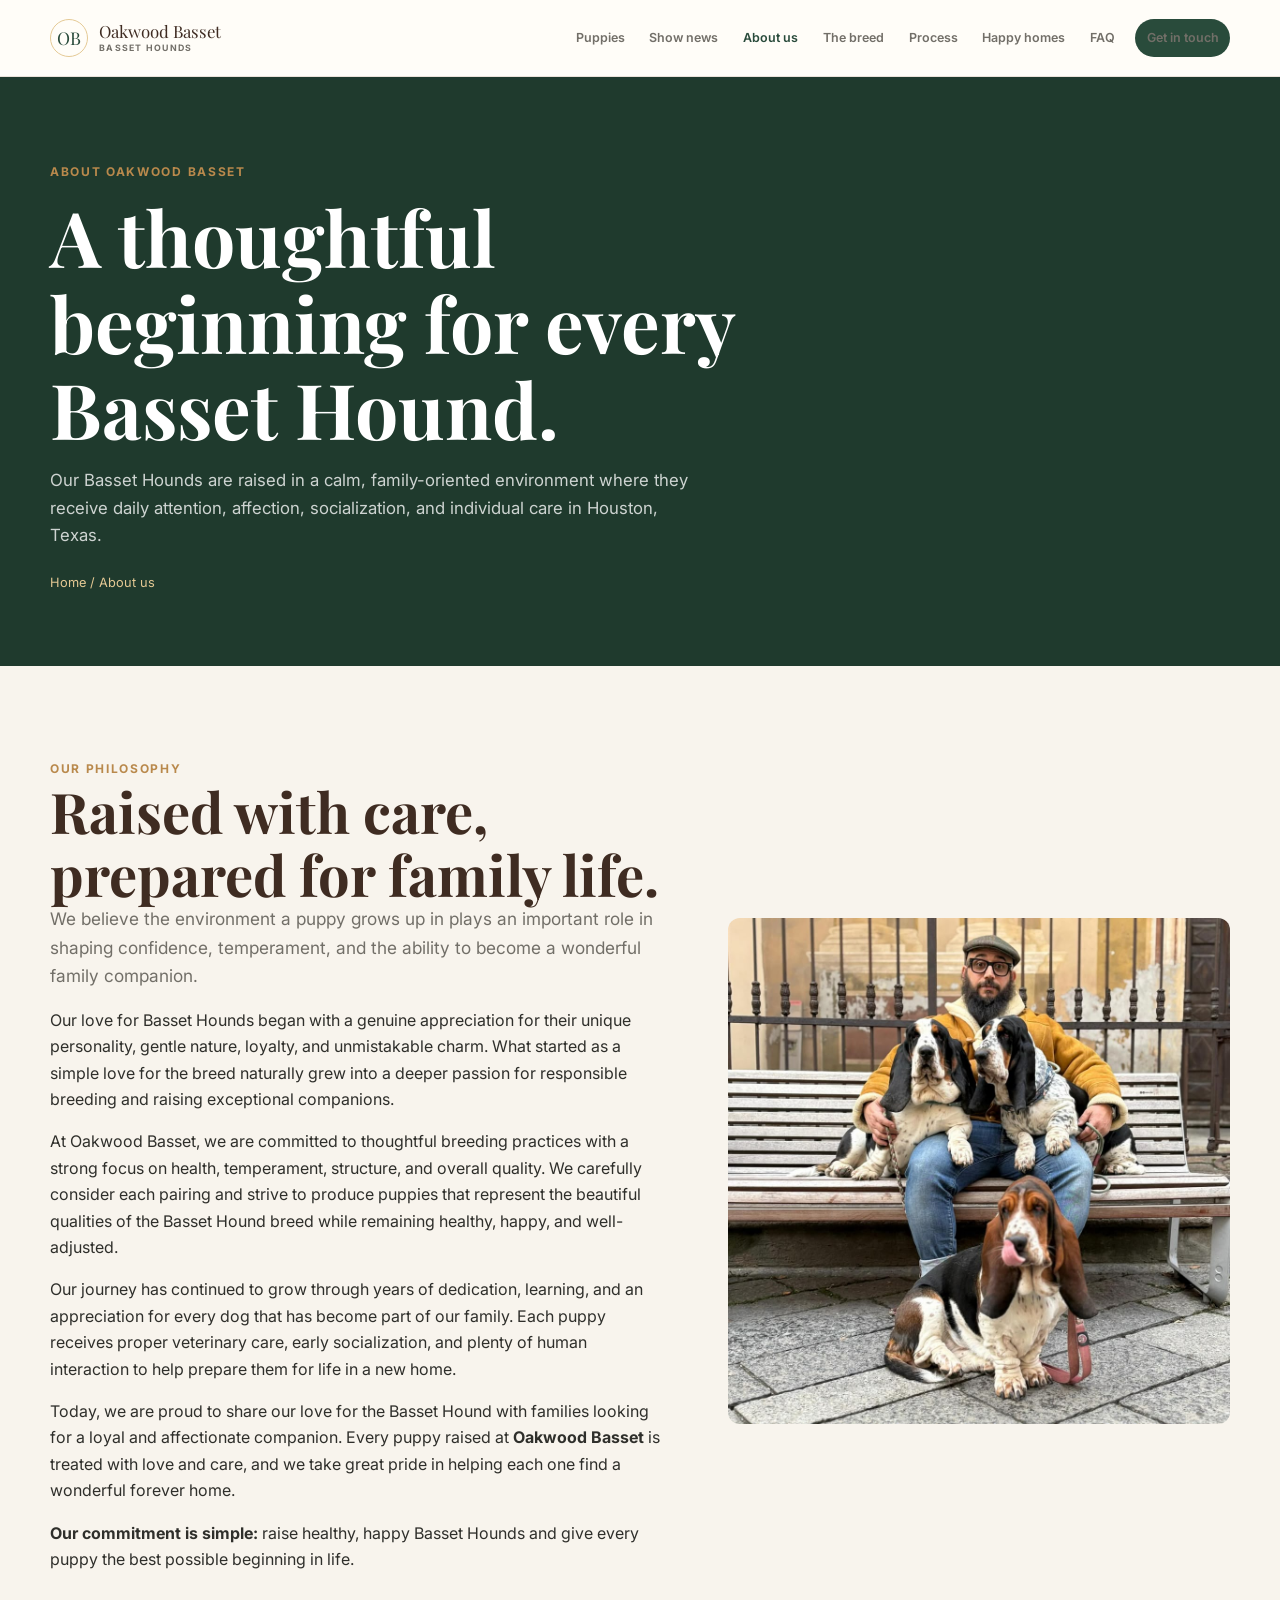
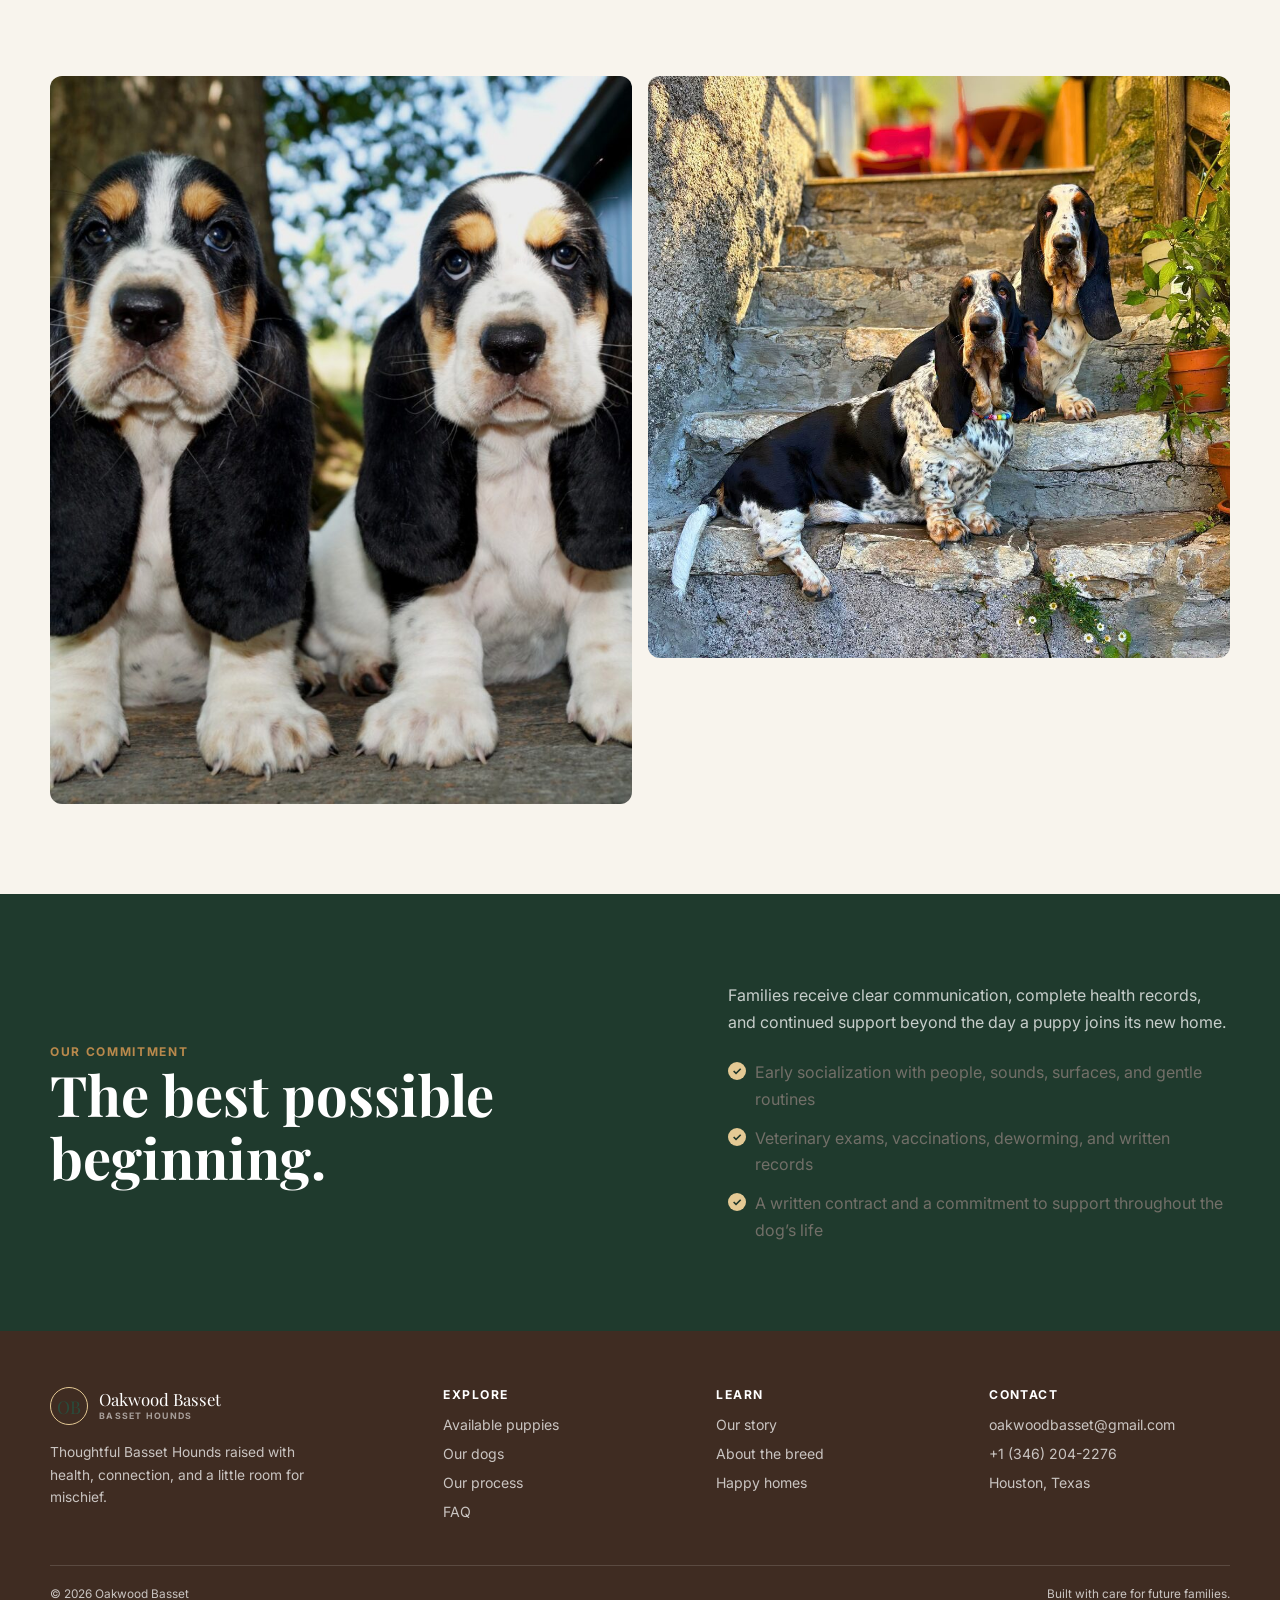
<file: about.html>
<!doctype html>
<html lang="en"><head><meta charset="utf-8"><meta name="viewport" content="width=device-width, initial-scale=1"><title>About Us | Oakwood Basset</title><meta name="description" content="Learn how Oakwood Basset raises healthy, happy Basset Hounds with daily attention, early socialization, and thoughtful care in Houston, Texas."><link rel="stylesheet" href="style.css"></head>
<body data-page="about"><header class="site-header"><div class="container nav-shell"><a class="brand" href="index.html"><span class="brand-mark">OB</span><span class="brand-text">Oakwood Basset<small>Basset Hounds</small></span></a><button class="nav-toggle" type="button" data-nav-toggle aria-label="Open navigation" aria-expanded="false"><span></span><span></span><span></span></button><nav class="site-nav" data-site-nav aria-label="Primary navigation"><a href="puppies.html" data-nav-link="puppies">Puppies</a><a href="show-news.html" data-nav-link="show-news">Show news</a><a href="about.html" data-nav-link="about">About us</a><a href="breed.html" data-nav-link="breed">The breed</a><a href="process.html" data-nav-link="process">Process</a><a href="testimonials.html" data-nav-link="testimonials">Happy homes</a><a href="faq.html" data-nav-link="faq">FAQ</a><a class="button button-primary button-small nav-cta" href="contact.html" data-nav-link="contact">Get in touch</a></nav></div></header>
<main><section class="page-hero"><div class="container"><span class="eyebrow">About Oakwood Basset</span><h1>A thoughtful beginning for every Basset Hound.</h1><p>Our Basset Hounds are raised in a calm, family-oriented environment where they receive daily attention, affection, socialization, and individual care in Houston, Texas.</p><div class="breadcrumbs">Home / About us</div></div></section><section class="section"><div class="container split"><div><span class="eyebrow">Our philosophy</span><h2>Raised with care, prepared for family life.</h2><p class="lede">We believe the environment a puppy grows up in plays an important role in shaping confidence, temperament, and the ability to become a wonderful family companion.</p><p>Our love for Basset Hounds began with a genuine appreciation for their unique personality, gentle nature, loyalty, and unmistakable charm. What started as a simple love for the breed naturally grew into a deeper passion for responsible breeding and raising exceptional companions.</p><p>At Oakwood Basset, we are committed to thoughtful breeding practices with a strong focus on health, temperament, structure, and overall quality. We carefully consider each pairing and strive to produce puppies that represent the beautiful qualities of the Basset Hound breed while remaining healthy, happy, and well-adjusted.</p><p>Our journey has continued to grow through years of dedication, learning, and an appreciation for every dog that has become part of our family. Each puppy receives proper veterinary care, early socialization, and plenty of human interaction to help prepare them for life in a new home.</p><p>Today, we are proud to share our love for the Basset Hound with families looking for a loyal and affectionate companion. Every puppy raised at <strong>Oakwood Basset</strong> is treated with love and care, and we take great pride in helping each one find a wonderful forever home.</p><p><strong>Our commitment is simple:</strong> raise healthy, happy Basset Hounds and give every puppy the best possible beginning in life.</p></div><div class="split-media"><img src="images/about-feature.jpg" alt="Basset Hound puppies together" loading="lazy"></div></div></section><section class="section" style="padding-top:0"><div class="container"><div class="story-grid"><img class="story-photo" src="images/about-puppies.jpg" alt="Two Basset Hound puppies sitting together outdoors" loading="lazy"><img class="story-photo" src="images/about-gallery-3.jpg" alt="Two Basset Hounds sitting together on stone steps" loading="lazy"></div></div></section><section class="section band"><div class="container split"><div><span class="eyebrow">Our commitment</span><h2>The best possible beginning.</h2></div><div><p>Families receive clear communication, complete health records, and continued support beyond the day a puppy joins its new home.</p><ul class="check-list"><li>Early socialization with people, sounds, surfaces, and gentle routines</li><li>Veterinary exams, vaccinations, deworming, and written records</li><li>A written contract and a commitment to support throughout the dog’s life</li></ul></div></div></section></main>
<footer class="site-footer"><div class="container"><div class="footer-grid"><div><a class="brand" href="index.html"><span class="brand-mark">OB</span><span class="brand-text">Oakwood Basset<small>Basset Hounds</small></span></a><p style="margin-top:1rem;max-width:280px;font-size:.86rem">Thoughtful Basset Hounds raised with health, connection, and a little room for mischief.</p></div><div><h3>Explore</h3><div class="footer-links"><a href="puppies.html">Available puppies</a><a href="dogs.html">Our dogs</a><a href="process.html">Our process</a><a href="faq.html">FAQ</a></div></div><div><h3>Learn</h3><div class="footer-links"><a href="about.html">Our story</a><a href="breed.html">About the breed</a><a href="testimonials.html">Happy homes</a></div></div><div><h3>Contact</h3><div class="footer-links"><a href="contact.html">oakwoodbasset@gmail.com</a><a href="contact.html">+1 (346) 204-2276</a><a href="contact.html">Houston, Texas</a></div></div></div><div class="footer-bottom"><span>© <span data-year></span> Oakwood Basset</span><span>Built with care for future families.</span></div></div></footer><button class="back-to-top" type="button" data-back-top aria-label="Back to top">↑</button><script src="script.js"></script></body></html>
</file>
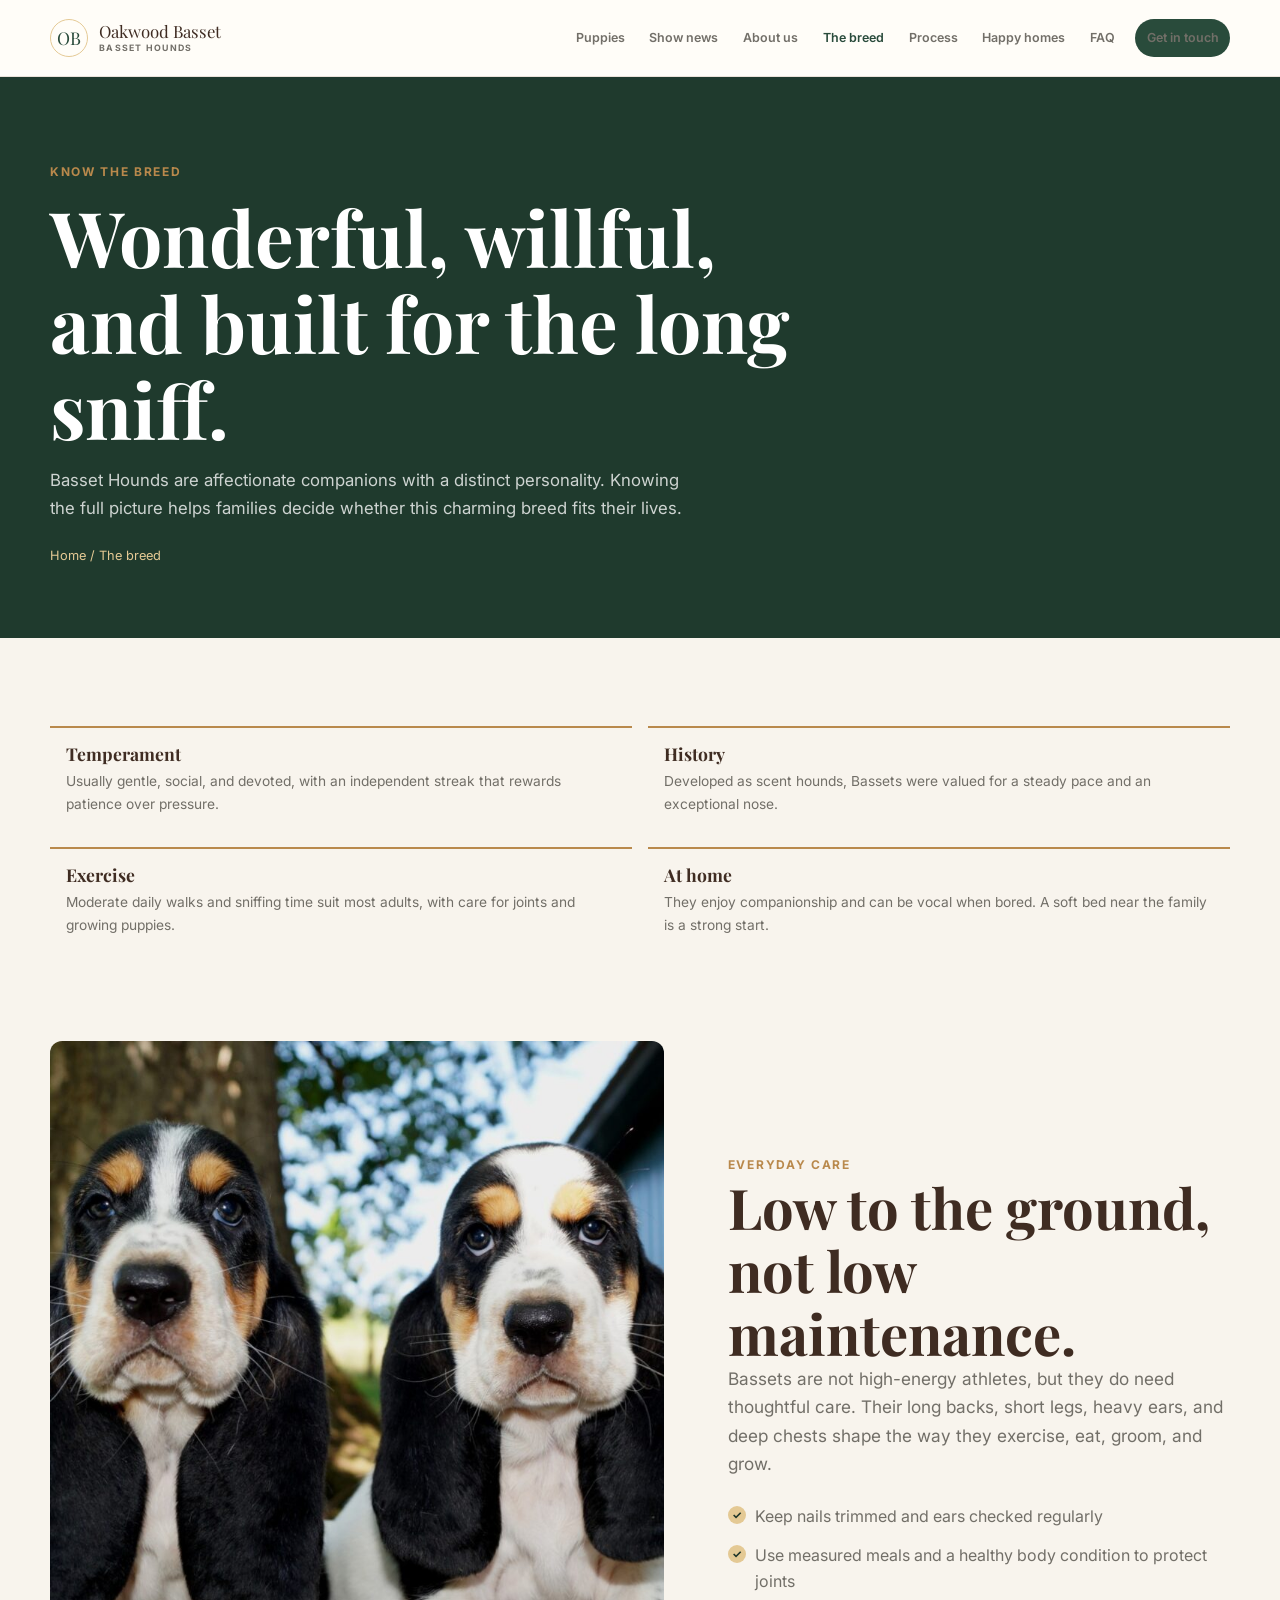
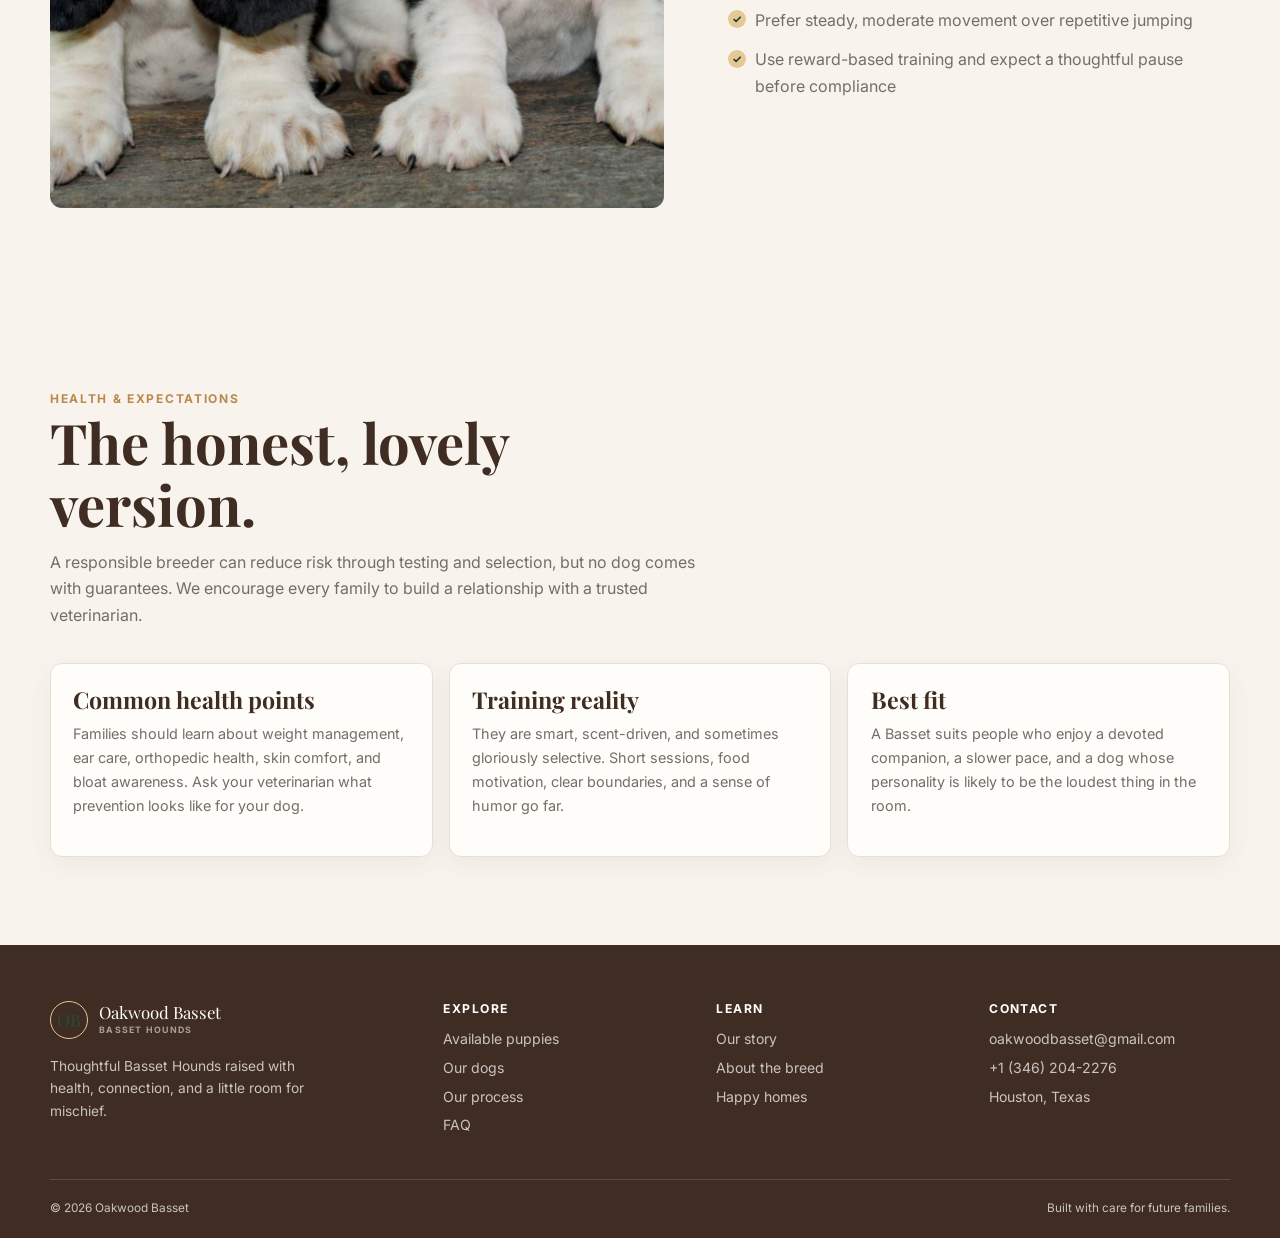
<file: breed.html>
<!doctype html>
<html lang="en"><head><meta charset="utf-8"><meta name="viewport" content="width=device-width, initial-scale=1"><title>About the Basset Hound | Oakwood Basset</title><meta name="description" content="A practical introduction to Basset Hound temperament, care needs, exercise, history, and health considerations."><link rel="stylesheet" href="style.css"></head>
<body data-page="breed"><header class="site-header"><div class="container nav-shell"><a class="brand" href="index.html"><span class="brand-mark">OB</span><span class="brand-text">Oakwood Basset<small>Basset Hounds</small></span></a><button class="nav-toggle" type="button" data-nav-toggle aria-label="Open navigation" aria-expanded="false"><span></span><span></span><span></span></button><nav class="site-nav" data-site-nav aria-label="Primary navigation"><a href="puppies.html" data-nav-link="puppies">Puppies</a><a href="show-news.html" data-nav-link="show-news">Show news</a><a href="about.html" data-nav-link="about">About us</a><a href="breed.html" data-nav-link="breed">The breed</a><a href="process.html" data-nav-link="process">Process</a><a href="testimonials.html" data-nav-link="testimonials">Happy homes</a><a href="faq.html" data-nav-link="faq">FAQ</a><a class="button button-primary button-small nav-cta" href="contact.html" data-nav-link="contact">Get in touch</a></nav></div></header>
<main><section class="page-hero"><div class="container"><span class="eyebrow">Know the breed</span><h1>Wonderful, willful, and built for the long sniff.</h1><p>Basset Hounds are affectionate companions with a distinct personality. Knowing the full picture helps families decide whether this charming breed fits their lives.</p><div class="breadcrumbs">Home / The breed</div></div></section><section class="section"><div class="container"><div class="fact-grid"><article class="fact reveal"><h3>Temperament</h3><p>Usually gentle, social, and devoted, with an independent streak that rewards patience over pressure.</p></article><article class="fact reveal"><h3>History</h3><p>Developed as scent hounds, Bassets were valued for a steady pace and an exceptional nose.</p></article><article class="fact reveal"><h3>Exercise</h3><p>Moderate daily walks and sniffing time suit most adults, with care for joints and growing puppies.</p></article><article class="fact reveal"><h3>At home</h3><p>They enjoy companionship and can be vocal when bored. A soft bed near the family is a strong start.</p></article></div></div></section><section class="section" style="padding-top:0"><div class="container split"><div class="split-media"><img src="images/breed-care.jpg" alt="Two Basset Hound puppies sitting together outdoors" loading="lazy"></div><div><span class="eyebrow">Everyday care</span><h2>Low to the ground, not low maintenance.</h2><p class="lede">Bassets are not high-energy athletes, but they do need thoughtful care. Their long backs, short legs, heavy ears, and deep chests shape the way they exercise, eat, groom, and grow.</p><ul class="check-list"><li>Keep nails trimmed and ears checked regularly</li><li>Use measured meals and a healthy body condition to protect joints</li><li>Prefer steady, moderate movement over repetitive jumping</li><li>Use reward-based training and expect a thoughtful pause before compliance</li></ul></div></div></section><section class="section"><div class="container"><div class="section-heading"><div><span class="eyebrow">Health & expectations</span><h2>The honest, lovely version.</h2><p>A responsible breeder can reduce risk through testing and selection, but no dog comes with guarantees. We encourage every family to build a relationship with a trusted veterinarian.</p></div></div><div class="card-grid"><article class="policy-card reveal"><h3>Common health points</h3><p>Families should learn about weight management, ear care, orthopedic health, skin comfort, and bloat awareness. Ask your veterinarian what prevention looks like for your dog.</p></article><article class="policy-card reveal"><h3>Training reality</h3><p>They are smart, scent-driven, and sometimes gloriously selective. Short sessions, food motivation, clear boundaries, and a sense of humor go far.</p></article><article class="policy-card reveal"><h3>Best fit</h3><p>A Basset suits people who enjoy a devoted companion, a slower pace, and a dog whose personality is likely to be the loudest thing in the room.</p></article></div></div></section></main>
<footer class="site-footer"><div class="container"><div class="footer-grid"><div><a class="brand" href="index.html"><span class="brand-mark">OB</span><span class="brand-text">Oakwood Basset<small>Basset Hounds</small></span></a><p style="margin-top:1rem;max-width:280px;font-size:.86rem">Thoughtful Basset Hounds raised with health, connection, and a little room for mischief.</p></div><div><h3>Explore</h3><div class="footer-links"><a href="puppies.html">Available puppies</a><a href="dogs.html">Our dogs</a><a href="process.html">Our process</a><a href="faq.html">FAQ</a></div></div><div><h3>Learn</h3><div class="footer-links"><a href="about.html">Our story</a><a href="breed.html">About the breed</a><a href="testimonials.html">Happy homes</a></div></div><div><h3>Contact</h3><div class="footer-links"><a href="contact.html">oakwoodbasset@gmail.com</a><a href="contact.html">+1 (346) 204-2276</a><a href="contact.html">Houston, Texas</a></div></div></div><div class="footer-bottom"><span>© <span data-year></span> Oakwood Basset</span><span>Built with care for future families.</span></div></div></footer><button class="back-to-top" type="button" data-back-top aria-label="Back to top">↑</button><script src="script.js"></script></body></html>
</file>
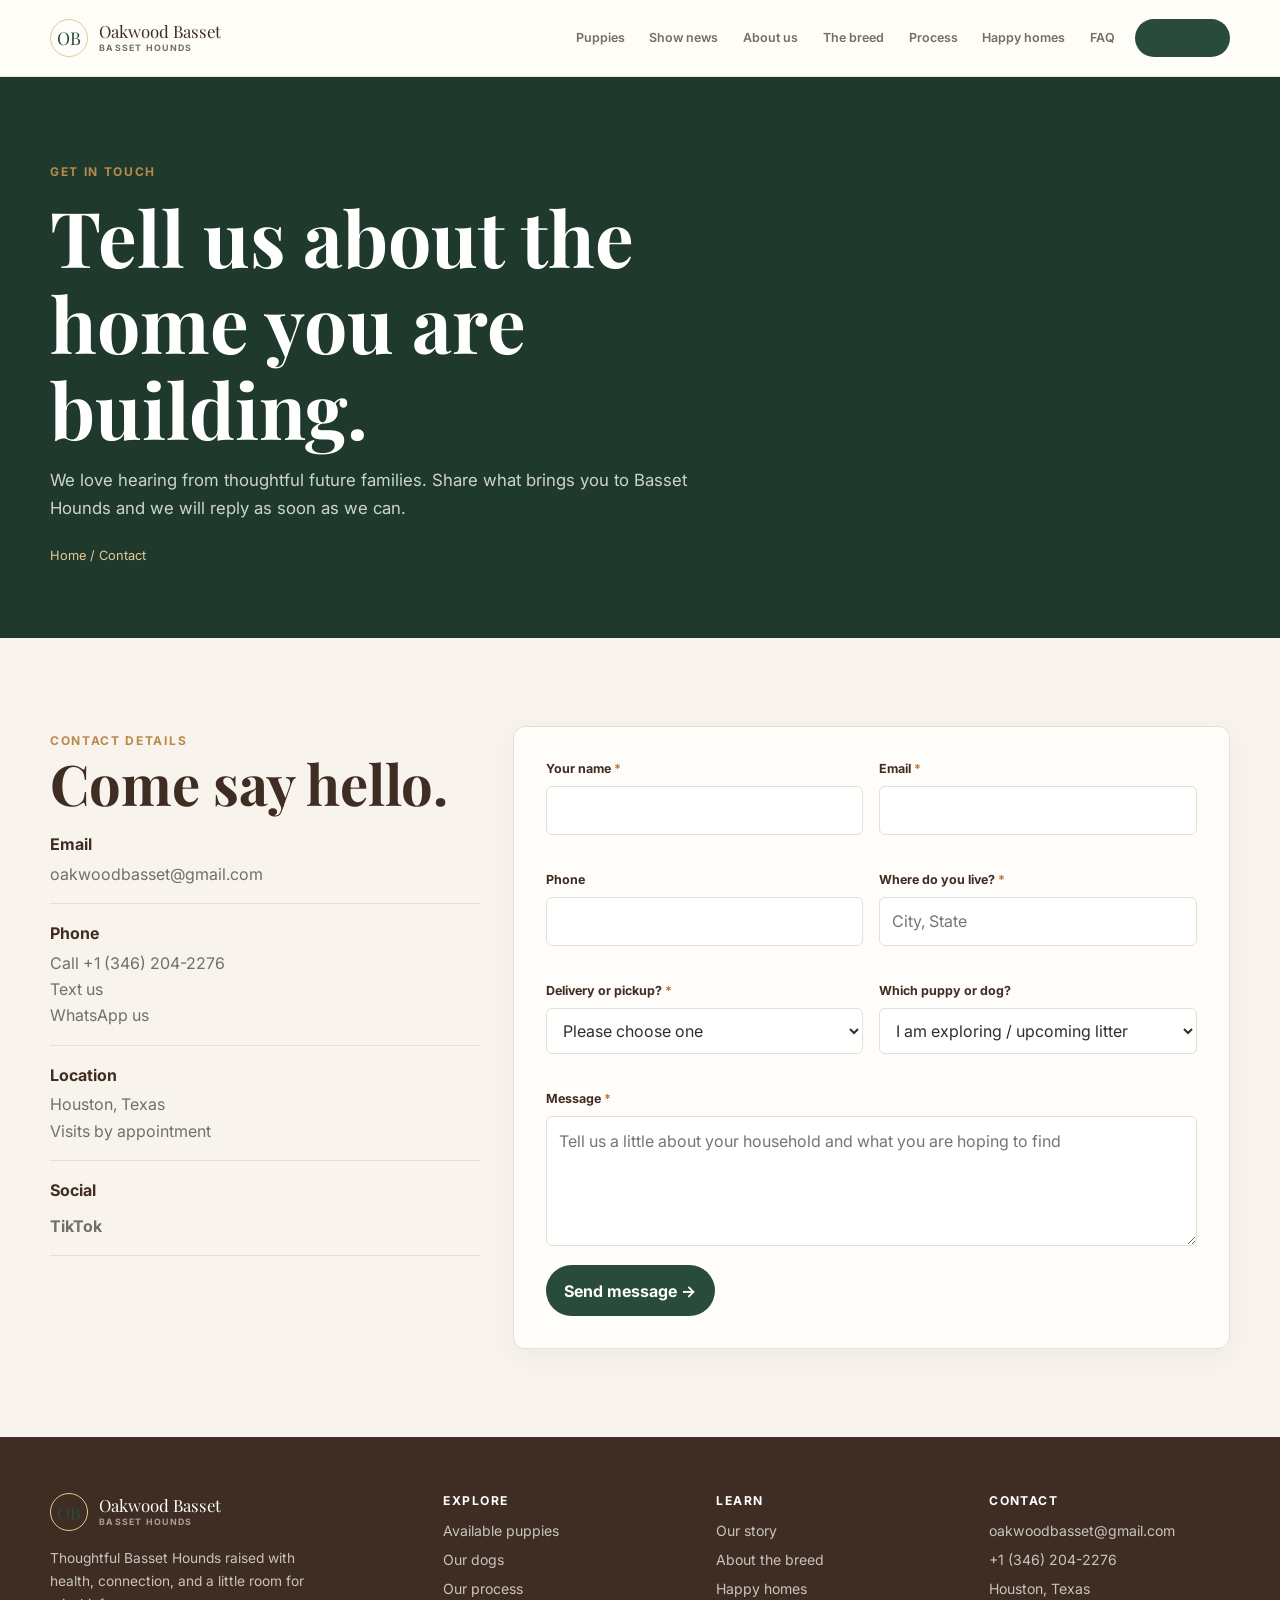
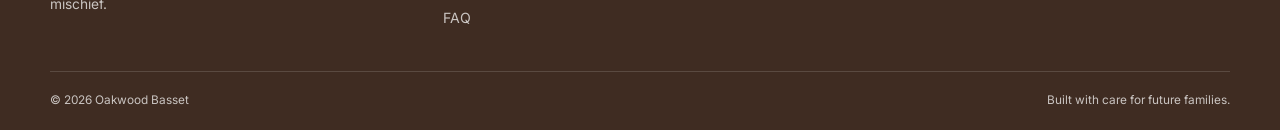
<file: contact.html>
<!doctype html>
<html lang="en"><head><meta charset="utf-8"><meta name="viewport" content="width=device-width, initial-scale=1"><title>Contact Oakwood Basset</title><meta name="description" content="Contact Oakwood Basset about available puppies, upcoming litters, and life with a Basset Hound."><link rel="stylesheet" href="style.css"></head>
<body data-page="contact"><header class="site-header"><div class="container nav-shell"><a class="brand" href="index.html"><span class="brand-mark">OB</span><span class="brand-text">Oakwood Basset<small>Basset Hounds</small></span></a><button class="nav-toggle" type="button" data-nav-toggle aria-label="Open navigation" aria-expanded="false"><span></span><span></span><span></span></button><nav class="site-nav" data-site-nav aria-label="Primary navigation"><a href="puppies.html" data-nav-link="puppies">Puppies</a><a href="show-news.html" data-nav-link="show-news">Show news</a><a href="about.html" data-nav-link="about">About us</a><a href="breed.html" data-nav-link="breed">The breed</a><a href="process.html" data-nav-link="process">Process</a><a href="testimonials.html" data-nav-link="testimonials">Happy homes</a><a href="faq.html" data-nav-link="faq">FAQ</a><a class="button button-primary button-small nav-cta" href="contact.html" data-nav-link="contact">Get in touch</a></nav></div></header>
<main><section class="page-hero"><div class="container"><span class="eyebrow">Get in touch</span><h1>Tell us about the home you are building.</h1><p>We love hearing from thoughtful future families. Share what brings you to Basset Hounds and we will reply as soon as we can.</p><div class="breadcrumbs">Home / Contact</div></div></section><section class="section"><div class="container contact-grid"><aside class="contact-details"><div><span class="eyebrow">Contact details</span><h2>Come say hello.</h2></div><div class="contact-item"><strong>Email</strong><a href="mailto:oakwoodbasset@gmail.com">oakwoodbasset@gmail.com</a></div><div class="contact-item"><strong>Phone</strong><a href="tel:+13462042276">Call +1 (346) 204-2276</a><a href="sms:+13462042276">Text us</a><a href="https://wa.me/13462042276?text=Hello%20Oakwood%20Basset%2C%20I%20am%20interested%20in%20a%20Basset%20Hound%20puppy." target="_blank" rel="noopener">WhatsApp us</a></div><div class="contact-item"><strong>Location</strong><span>Houston, Texas<br>Visits by appointment</span></div><div class="contact-item"><strong>Social</strong><div class="social-links"><a href="https://www.tiktok.com/@oakwoodbasset?_r=1&_t=ZP-9AIe3PQHuEY" aria-label="TikTok" target="_blank" rel="noopener">TikTok</a></div></div></aside><div class="form-shell"><form data-form data-email-delivery="true" novalidate><div class="form-grid two-col"><div class="field"><label for="contact-name">Your name <span>*</span></label><input id="contact-name" name="name" required autocomplete="name"><span class="field-error" data-error-for="name"></span></div><div class="field"><label for="contact-email">Email <span>*</span></label><input id="contact-email" type="email" name="email" required autocomplete="email"><span class="field-error" data-error-for="email"></span></div><div class="field"><label for="contact-phone">Phone</label><input id="contact-phone" name="phone" autocomplete="tel"><span class="field-error" data-error-for="phone"></span></div><div class="field"><label for="contact-location">Where do you live? <span>*</span></label><input id="contact-location" name="location" required placeholder="City, State"><span class="field-error" data-error-for="location"></span></div><div class="field"><label for="contact-preference">Delivery or pickup? <span>*</span></label><select id="contact-preference" name="preference" required><option value="">Please choose one</option><option value="pickup">Pickup</option><option value="delivery">Delivery</option></select><span class="field-error" data-error-for="preference"></span></div><div class="field"><label for="contact-puppy">Which puppy or dog?</label><select id="contact-puppy" name="interest" data-interest-select><option value="">I am exploring / upcoming litter</option></select><span class="field-error" data-error-for="puppy"></span></div><div class="field full"><label for="contact-message">Message <span>*</span></label><textarea id="contact-message" name="message" required placeholder="Tell us a little about your household and what you are hoping to find"></textarea><span class="field-error" data-error-for="message"></span></div></div><button class="button button-primary" type="submit">Send message →</button><div class="form-message" data-form-message role="status"></div></form></div></div></section></main>
<footer class="site-footer"><div class="container"><div class="footer-grid"><div><a class="brand" href="index.html"><span class="brand-mark">OB</span><span class="brand-text">Oakwood Basset<small>Basset Hounds</small></span></a><p style="margin-top:1rem;max-width:280px;font-size:.86rem">Thoughtful Basset Hounds raised with health, connection, and a little room for mischief.</p></div><div><h3>Explore</h3><div class="footer-links"><a href="puppies.html">Available puppies</a><a href="dogs.html">Our dogs</a><a href="process.html">Our process</a><a href="faq.html">FAQ</a></div></div><div><h3>Learn</h3><div class="footer-links"><a href="about.html">Our story</a><a href="breed.html">About the breed</a><a href="testimonials.html">Happy homes</a></div></div><div><h3>Contact</h3><div class="footer-links"><a href="mailto:oakwoodbasset@gmail.com">oakwoodbasset@gmail.com</a><a href="tel:+13462042276">+1 (346) 204-2276</a><span>Houston, Texas</span></div></div></div><div class="footer-bottom"><span>© <span data-year></span> Oakwood Basset</span><span>Built with care for future families.</span></div></div></footer><button class="back-to-top" type="button" data-back-top aria-label="Back to top">↑</button><script src="script.js"></script></body></html>
</file>
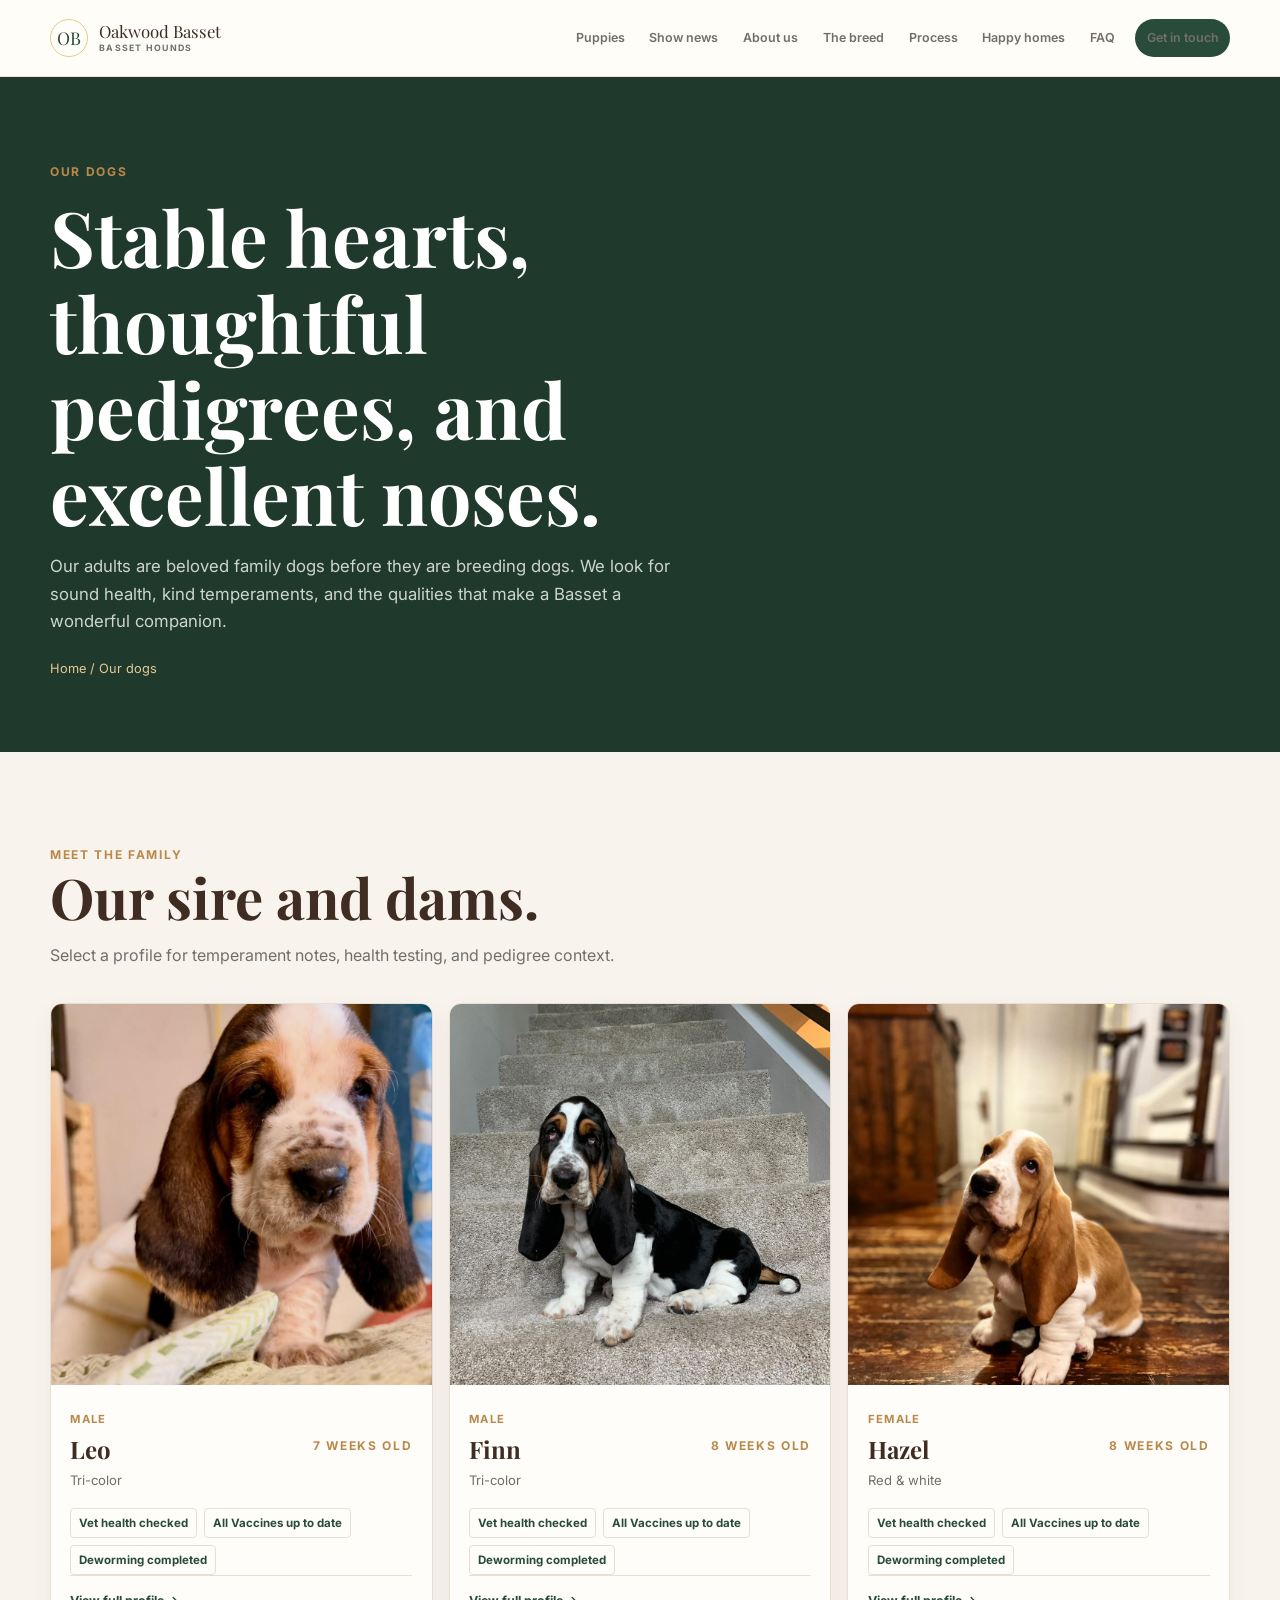
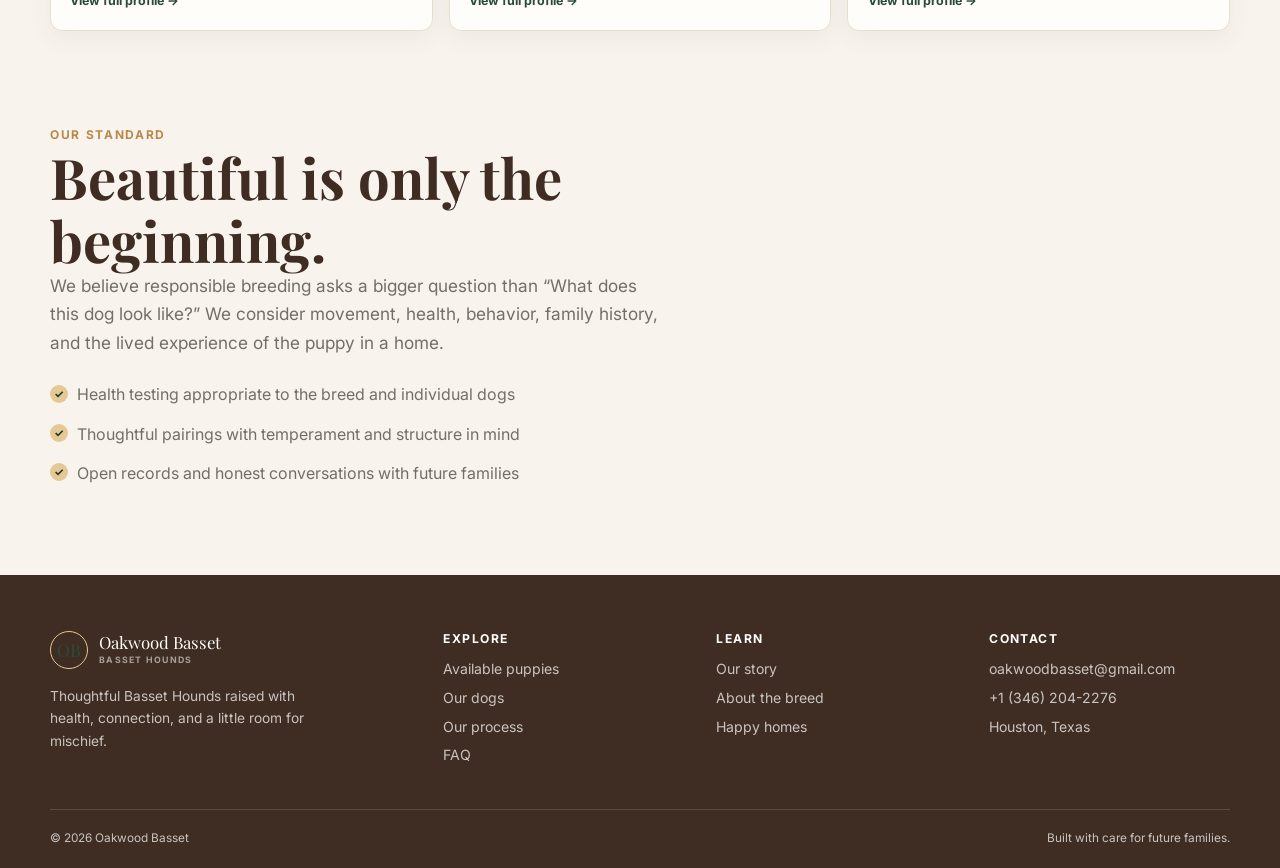
<file: dogs.html>
<!doctype html>
<html lang="en"><head><meta charset="utf-8"><meta name="viewport" content="width=device-width, initial-scale=1"><title>Our Breeding Dogs | Oakwood Basset</title><meta name="description" content="Meet the health-tested sire and dam Basset Hounds who are part of the Oakwood Basset breeding program."><link rel="stylesheet" href="style.css"></head>
<body data-page="dogs"><header class="site-header"><div class="container nav-shell"><a class="brand" href="index.html"><span class="brand-mark">OB</span><span class="brand-text">Oakwood Basset<small>Basset Hounds</small></span></a><button class="nav-toggle" type="button" data-nav-toggle aria-label="Open navigation" aria-expanded="false"><span></span><span></span><span></span></button><nav class="site-nav" data-site-nav aria-label="Primary navigation"><a href="puppies.html" data-nav-link="puppies">Puppies</a><a href="show-news.html" data-nav-link="show-news">Show news</a><a href="about.html" data-nav-link="about">About us</a><a href="breed.html" data-nav-link="breed">The breed</a><a href="process.html" data-nav-link="process">Process</a><a href="testimonials.html" data-nav-link="testimonials">Happy homes</a><a href="faq.html" data-nav-link="faq">FAQ</a><a class="button button-primary button-small nav-cta" href="contact.html" data-nav-link="contact">Get in touch</a></nav></div></header>
<main><section class="page-hero"><div class="container"><span class="eyebrow">Our dogs</span><h1>Stable hearts, thoughtful pedigrees, and excellent noses.</h1><p>Our adults are beloved family dogs before they are breeding dogs. We look for sound health, kind temperaments, and the qualities that make a Basset a wonderful companion.</p><div class="breadcrumbs">Home / Our dogs</div></div></section><section class="section"><div class="container"><div class="section-heading"><div><span class="eyebrow">Meet the family</span><h2>Our sire and dams.</h2><p>Select a profile for temperament notes, health testing, and pedigree context.</p></div></div><div class="dog-grid" data-dogs-grid></div></div></section><section class="section" style="padding-top:0"><div class="container split"><div><span class="eyebrow">Our standard</span><h2>Beautiful is only the beginning.</h2><p class="lede">We believe responsible breeding asks a bigger question than “What does this dog look like?” We consider movement, health, behavior, family history, and the lived experience of the puppy in a home.</p><ul class="check-list"><li>Health testing appropriate to the breed and individual dogs</li><li>Thoughtful pairings with temperament and structure in mind</li><li>Open records and honest conversations with future families</li></ul></div><div class="split-media"><video autoplay muted loop playsinline preload="metadata" aria-label="Basset Hound video"><source src="images/dogs-feature.mp4" type="video/mp4">Your browser does not support video playback.</video></div></div></section></main>
<footer class="site-footer"><div class="container"><div class="footer-grid"><div><a class="brand" href="index.html"><span class="brand-mark">OB</span><span class="brand-text">Oakwood Basset<small>Basset Hounds</small></span></a><p style="margin-top:1rem;max-width:280px;font-size:.86rem">Thoughtful Basset Hounds raised with health, connection, and a little room for mischief.</p></div><div><h3>Explore</h3><div class="footer-links"><a href="puppies.html">Available puppies</a><a href="dogs.html">Our dogs</a><a href="process.html">Our process</a><a href="faq.html">FAQ</a></div></div><div><h3>Learn</h3><div class="footer-links"><a href="about.html">Our story</a><a href="breed.html">About the breed</a><a href="testimonials.html">Happy homes</a></div></div><div><h3>Contact</h3><div class="footer-links"><a href="contact.html">oakwoodbasset@gmail.com</a><a href="contact.html">+1 (346) 204-2276</a><a href="contact.html">Houston, Texas</a></div></div></div><div class="footer-bottom"><span>© <span data-year></span> Oakwood Basset</span><span>Built with care for future families.</span></div></div></footer><button class="back-to-top" type="button" data-back-top aria-label="Back to top">↑</button><div class="modal-backdrop" data-modal-backdrop aria-hidden="true"><div class="modal" role="dialog" aria-modal="true"><button class="modal-close" type="button" data-modal-close aria-label="Close dialog">×</button><div class="modal-body" data-modal-body></div></div></div><script src="script.js"></script></body></html>
</file>
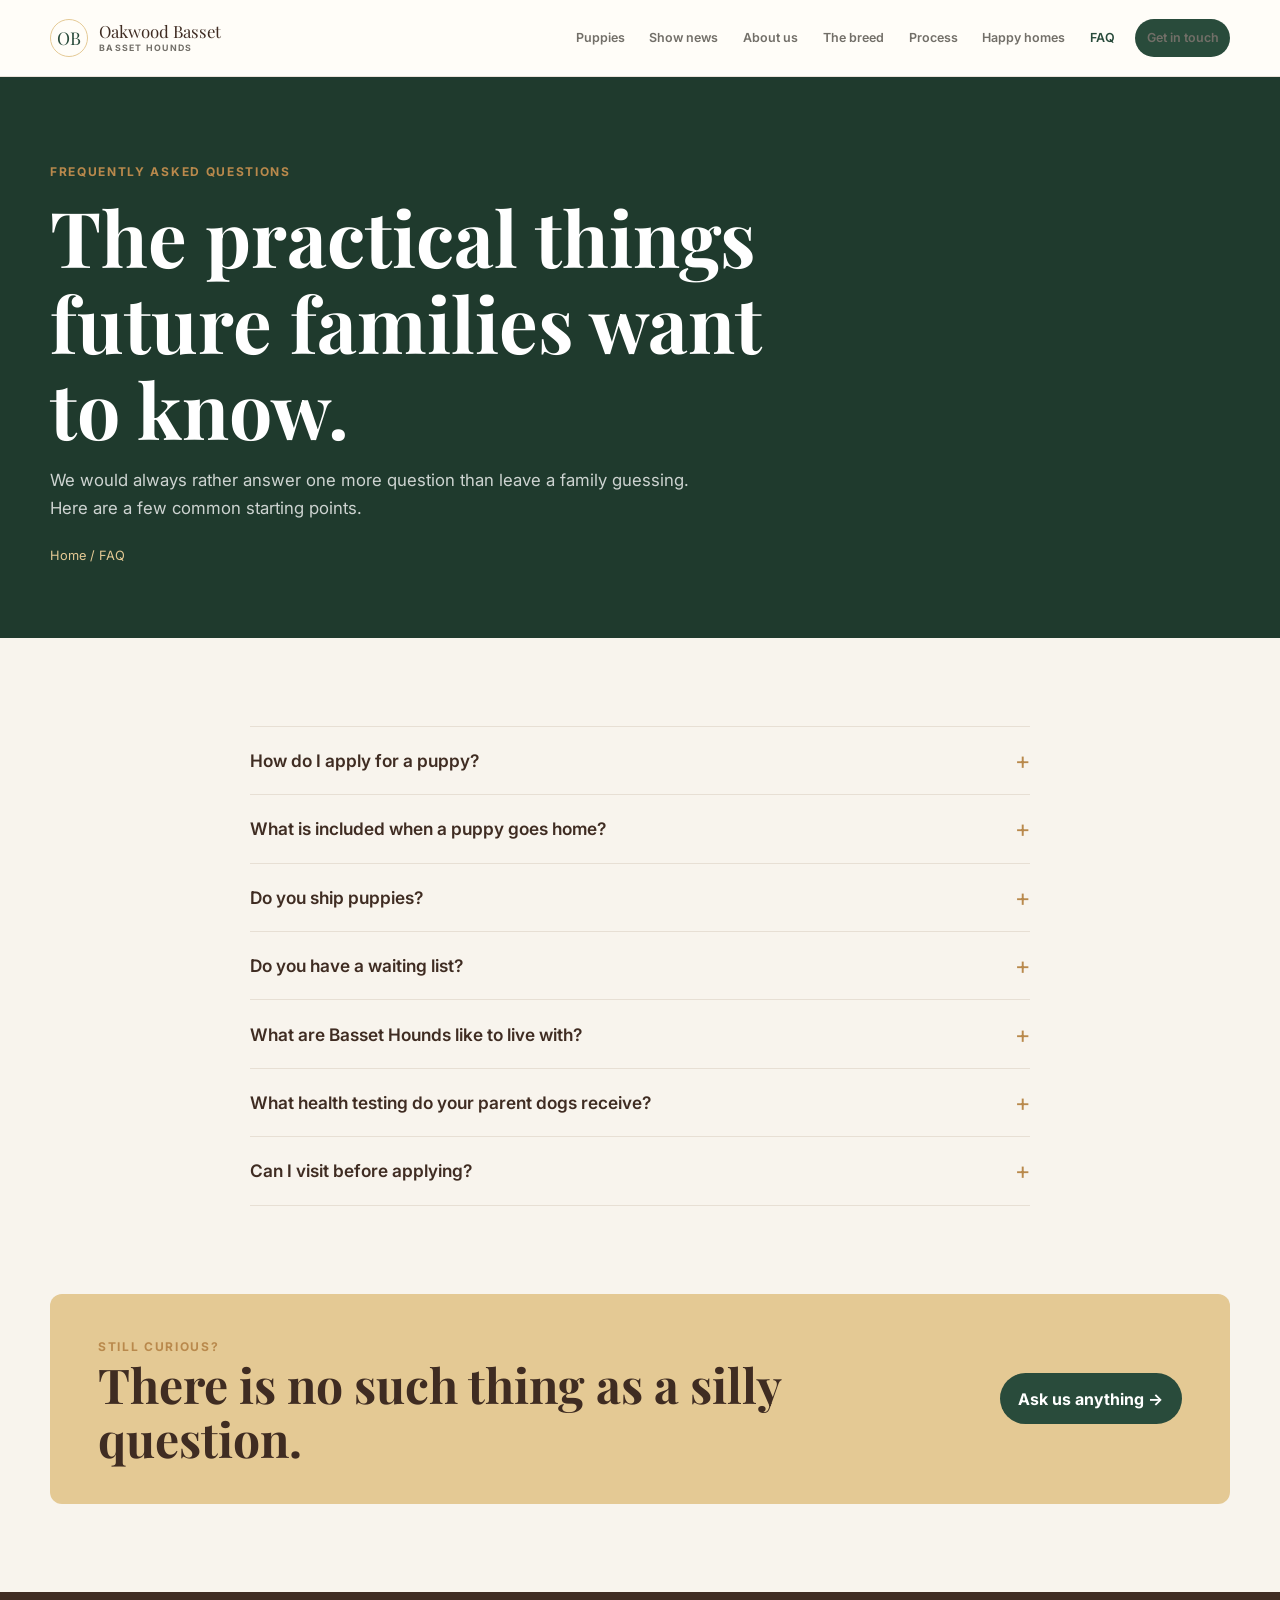
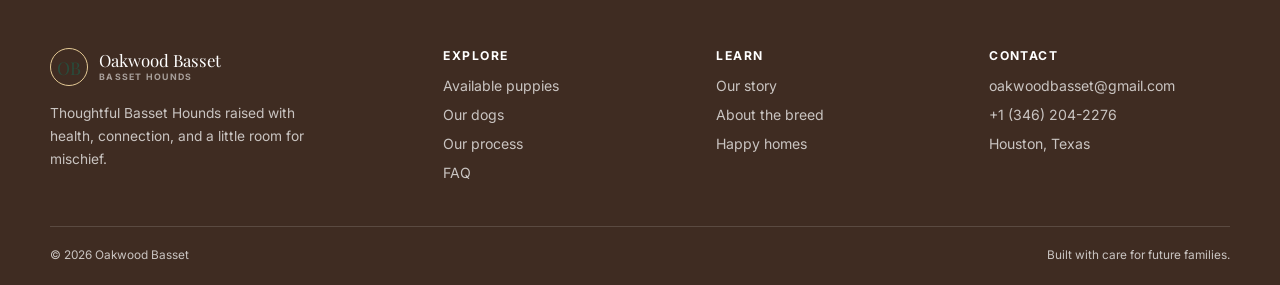
<file: faq.html>
<!doctype html>
<html lang="en"><head><meta charset="utf-8"><meta name="viewport" content="width=device-width, initial-scale=1"><title>FAQ | Oakwood Basset</title><meta name="description" content="Frequently asked questions about Oakwood Basset Basset Hound puppies, applications, care, and policies."><link rel="stylesheet" href="style.css"></head>
<body data-page="faq"><header class="site-header"><div class="container nav-shell"><a class="brand" href="index.html"><span class="brand-mark">OB</span><span class="brand-text">Oakwood Basset<small>Basset Hounds</small></span></a><button class="nav-toggle" type="button" data-nav-toggle aria-label="Open navigation" aria-expanded="false"><span></span><span></span><span></span></button><nav class="site-nav" data-site-nav aria-label="Primary navigation"><a href="puppies.html" data-nav-link="puppies">Puppies</a><a href="show-news.html" data-nav-link="show-news">Show news</a><a href="about.html" data-nav-link="about">About us</a><a href="breed.html" data-nav-link="breed">The breed</a><a href="process.html" data-nav-link="process">Process</a><a href="testimonials.html" data-nav-link="testimonials">Happy homes</a><a href="faq.html" data-nav-link="faq">FAQ</a><a class="button button-primary button-small nav-cta" href="contact.html" data-nav-link="contact">Get in touch</a></nav></div></header>
<main><section class="page-hero"><div class="container"><span class="eyebrow">Frequently asked questions</span><h1>The practical things future families want to know.</h1><p>We would always rather answer one more question than leave a family guessing. Here are a few common starting points.</p><div class="breadcrumbs">Home / FAQ</div></div></section><section class="section"><div class="container narrow"><div class="faq-list"><div class="faq-item"><button class="faq-question" type="button" data-faq-question aria-expanded="false" aria-controls="faq-1">How do I apply for a puppy?</button><div class="faq-answer" id="faq-1">Start with the application on our process page or send a direct inquiry. We read each one personally, then follow up with questions and a conversation if the timing and fit look promising.</div></div><div class="faq-item"><button class="faq-question" type="button" data-faq-question aria-expanded="false" aria-controls="faq-2">What is included when a puppy goes home?</button><div class="faq-answer" id="faq-2">Puppies leave with a veterinary exam, age-appropriate vaccines and deworming, microchip, written records, registration paperwork where applicable, starter food, a familiar blanket, and a written contract.</div></div><div class="faq-item"><button class="faq-question" type="button" data-faq-question aria-expanded="false" aria-controls="faq-3">Do you ship puppies?</button><div class="faq-answer" id="faq-3">We prefer families to travel to us so we can meet in person, but we are happy to discuss safe, responsibly planned transport options when needed. We do not place puppies on cargo flights.</div></div><div class="faq-item"><button class="faq-question" type="button" data-faq-question aria-expanded="false" aria-controls="faq-4">Do you have a waiting list?</button><div class="faq-answer" id="faq-4">Yes. We keep a small interest list for upcoming litters and contact families when plans are confirmed. Joining the list is not a promise of a particular puppy or timeline.</div></div><div class="faq-item"><button class="faq-question" type="button" data-faq-question aria-expanded="false" aria-controls="faq-5">What are Basset Hounds like to live with?</button><div class="faq-answer" id="faq-5">They are affectionate, funny, scent-driven, and often very committed to their own ideas. They need companionship, measured exercise, weight management, ear care, and patient reward-based training.</div></div><div class="faq-item"><button class="faq-question" type="button" data-faq-question aria-expanded="false" aria-controls="faq-6">What health testing do your parent dogs receive?</button><div class="faq-answer" id="faq-6">Our sample profiles show the kind of information we share. The actual tests and results depend on each dog and breeding plan. We provide records and encourage families to review them with their veterinarian.</div></div><div class="faq-item"><button class="faq-question" type="button" data-faq-question aria-expanded="false" aria-controls="faq-7">Can I visit before applying?</button><div class="faq-answer" id="faq-7">We are glad to meet serious prospective families at the right stage. Because our dogs live in a private home, visits are scheduled in advance after an initial conversation.</div></div></div></div></section><section class="section" style="padding-top:0"><div class="container"><div class="cta-panel"><div><span class="eyebrow">Still curious?</span><h2>There is no such thing as a silly question.</h2></div><a class="button button-primary" href="contact.html">Ask us anything →</a></div></div></section></main>
<footer class="site-footer"><div class="container"><div class="footer-grid"><div><a class="brand" href="index.html"><span class="brand-mark">OB</span><span class="brand-text">Oakwood Basset<small>Basset Hounds</small></span></a><p style="margin-top:1rem;max-width:280px;font-size:.86rem">Thoughtful Basset Hounds raised with health, connection, and a little room for mischief.</p></div><div><h3>Explore</h3><div class="footer-links"><a href="puppies.html">Available puppies</a><a href="dogs.html">Our dogs</a><a href="process.html">Our process</a><a href="faq.html">FAQ</a></div></div><div><h3>Learn</h3><div class="footer-links"><a href="about.html">Our story</a><a href="breed.html">About the breed</a><a href="testimonials.html">Happy homes</a></div></div><div><h3>Contact</h3><div class="footer-links"><a href="contact.html">oakwoodbasset@gmail.com</a><a href="contact.html">+1 (346) 204-2276</a><a href="contact.html">Houston, Texas</a></div></div></div><div class="footer-bottom"><span>© <span data-year></span> Oakwood Basset</span><span>Built with care for future families.</span></div></div></footer><button class="back-to-top" type="button" data-back-top aria-label="Back to top">↑</button><script src="script.js"></script></body></html>
</file>
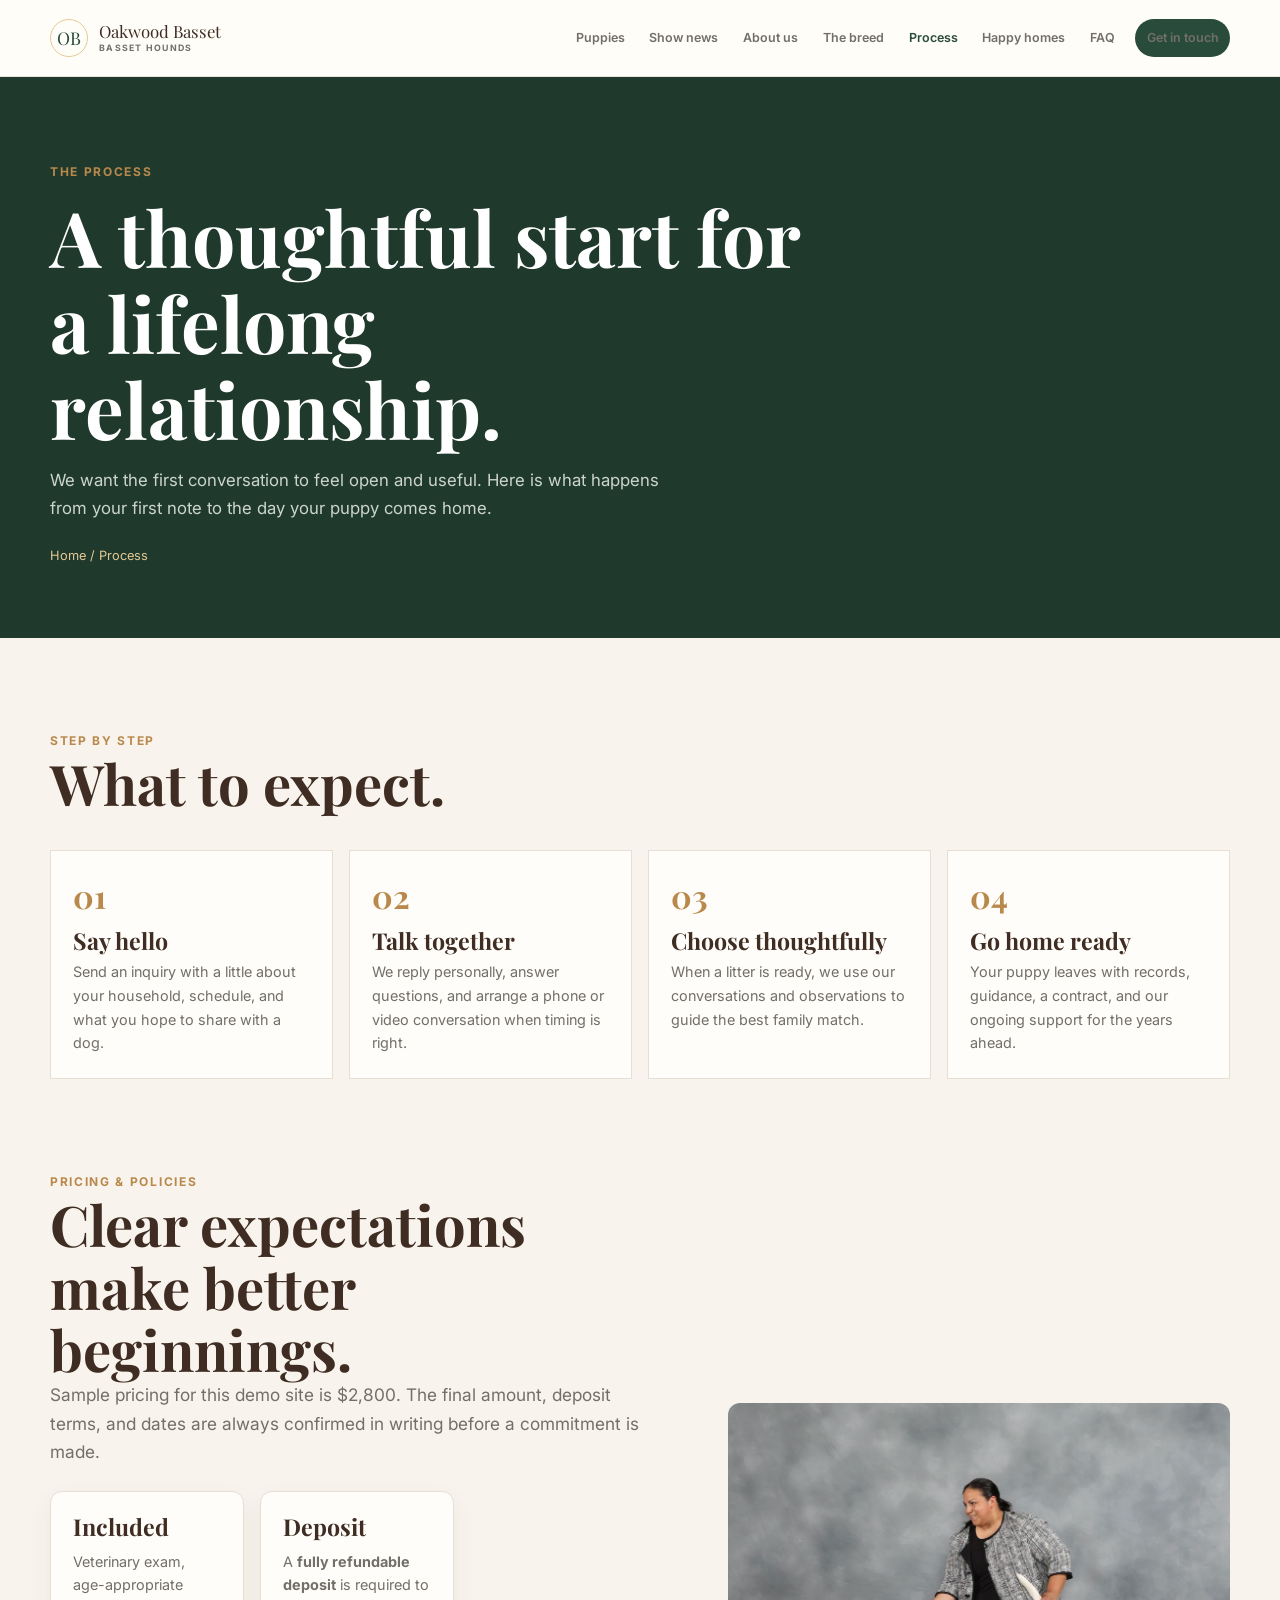
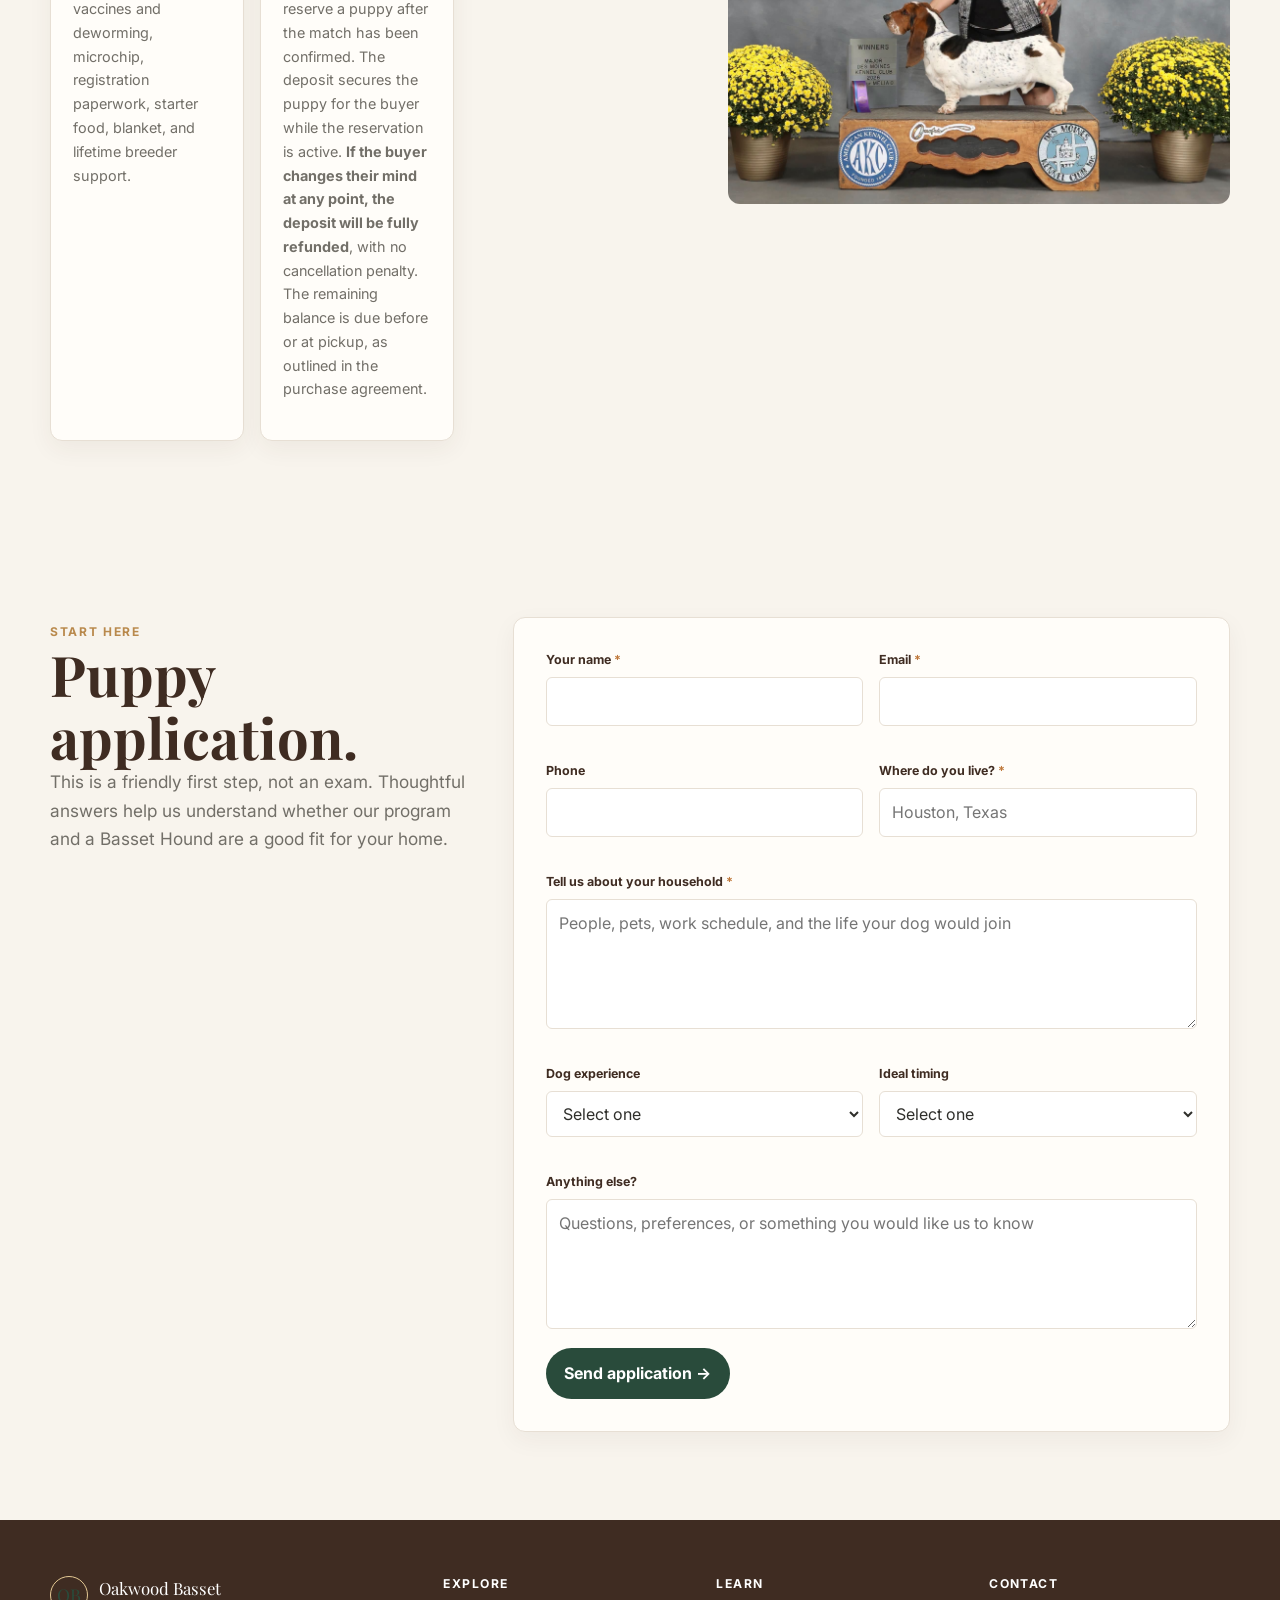
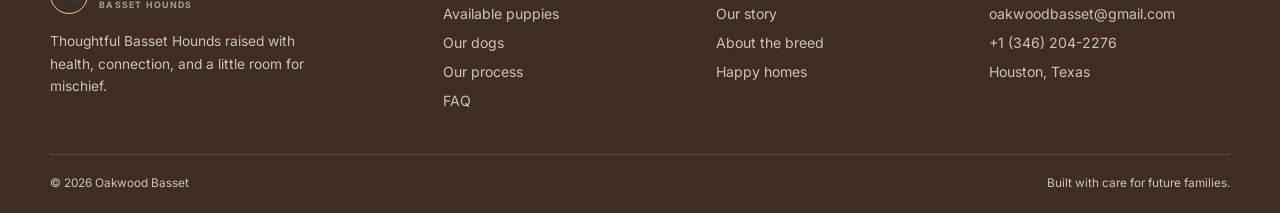
<file: process.html>
<!doctype html>
<html lang="en"><head><meta charset="utf-8"><meta name="viewport" content="width=device-width, initial-scale=1"><title>How to Get a Puppy | Oakwood Basset</title><meta name="description" content="Learn how the Oakwood Basset puppy process works, what is included, and how to apply for a Basset Hound puppy."><link rel="stylesheet" href="style.css"></head>
<body data-page="process"><header class="site-header"><div class="container nav-shell"><a class="brand" href="index.html"><span class="brand-mark">OB</span><span class="brand-text">Oakwood Basset<small>Basset Hounds</small></span></a><button class="nav-toggle" type="button" data-nav-toggle aria-label="Open navigation" aria-expanded="false"><span></span><span></span><span></span></button><nav class="site-nav" data-site-nav aria-label="Primary navigation"><a href="puppies.html" data-nav-link="puppies">Puppies</a><a href="show-news.html" data-nav-link="show-news">Show news</a><a href="about.html" data-nav-link="about">About us</a><a href="breed.html" data-nav-link="breed">The breed</a><a href="process.html" data-nav-link="process">Process</a><a href="testimonials.html" data-nav-link="testimonials">Happy homes</a><a href="faq.html" data-nav-link="faq">FAQ</a><a class="button button-primary button-small nav-cta" href="contact.html" data-nav-link="contact">Get in touch</a></nav></div></header>
<main><section class="page-hero"><div class="container"><span class="eyebrow">The process</span><h1>A thoughtful start for a lifelong relationship.</h1><p>We want the first conversation to feel open and useful. Here is what happens from your first note to the day your puppy comes home.</p><div class="breadcrumbs">Home / Process</div></div></section><section class="section"><div class="container"><div class="section-heading"><div><span class="eyebrow">Step by step</span><h2>What to expect.</h2></div></div><div class="process-grid"><article class="process-step reveal"><span class="step-number">01</span><h3>Say hello</h3><p>Send an inquiry with a little about your household, schedule, and what you hope to share with a dog.</p></article><article class="process-step reveal"><span class="step-number">02</span><h3>Talk together</h3><p>We reply personally, answer questions, and arrange a phone or video conversation when timing is right.</p></article><article class="process-step reveal"><span class="step-number">03</span><h3>Choose thoughtfully</h3><p>When a litter is ready, we use our conversations and observations to guide the best family match.</p></article><article class="process-step reveal"><span class="step-number">04</span><h3>Go home ready</h3><p>Your puppy leaves with records, guidance, a contract, and our ongoing support for the years ahead.</p></article></div></div></section><section class="section" style="padding-top:0"><div class="container split"><div><span class="eyebrow">Pricing & policies</span><h2>Clear expectations make better beginnings.</h2><p class="lede">Sample pricing for this demo site is $2,800. The final amount, deposit terms, and dates are always confirmed in writing before a commitment is made.</p><div class="card-grid" style="margin-top:1.5rem"><article class="policy-card"><h3>Included</h3><p>Veterinary exam, age-appropriate vaccines and deworming, microchip, registration paperwork, starter food, blanket, and lifetime breeder support.</p></article><article class="policy-card"><h3>Deposit</h3><p>A <strong>fully refundable deposit</strong> is required to reserve a puppy after the match has been confirmed. The deposit secures the puppy for the buyer while the reservation is active. <strong>If the buyer changes their mind at any point, the deposit will be fully refunded</strong>, with no cancellation penalty. The remaining balance is due before or at pickup, as outlined in the purchase agreement.</p></article></div></div><div class="split-media"><img src="images/policies-award.jpg" alt="Basset Hound standing with a handler at an award event" loading="lazy"></div></div></section><section class="section" id="application"><div class="container contact-grid"><div><span class="eyebrow">Start here</span><h2>Puppy application.</h2><p class="lede">This is a friendly first step, not an exam. Thoughtful answers help us understand whether our program and a Basset Hound are a good fit for your home.</p></div><div class="form-shell"><form data-form data-email-delivery="true" novalidate><div class="form-grid two-col"><div class="field"><label for="app-name">Your name <span>*</span></label><input id="app-name" name="name" required autocomplete="name"><span class="field-error" data-error-for="name"></span></div><div class="field"><label for="app-email">Email <span>*</span></label><input id="app-email" type="email" name="email" required autocomplete="email"><span class="field-error" data-error-for="email"></span></div><div class="field"><label for="app-phone">Phone</label><input id="app-phone" name="phone" autocomplete="tel"><span class="field-error" data-error-for="phone"></span></div><div class="field"><label for="app-location">Where do you live? <span>*</span></label><input id="app-location" name="location" required placeholder="Houston, Texas"><span class="field-error" data-error-for="location"></span></div><div class="field full"><label for="app-household">Tell us about your household <span>*</span></label><textarea id="app-household" name="household" required placeholder="People, pets, work schedule, and the life your dog would join"></textarea><span class="field-error" data-error-for="household"></span></div><div class="field"><label for="app-experience">Dog experience</label><select id="app-experience" name="experience"><option value="">Select one</option><option>First-time dog family</option><option>Grew up with dogs</option><option>Current dog guardian</option><option>Experienced breeder or handler</option></select><span class="field-error" data-error-for="experience"></span></div><div class="field"><label for="app-timing">Ideal timing</label><select id="app-timing" name="timing"><option value="">Select one</option><option>As soon as the right match is available</option><option>Within 6 months</option><option>6–12 months</option><option>Just researching</option></select><span class="field-error" data-error-for="timing"></span></div><div class="field full"><label for="app-message">Anything else?</label><textarea id="app-message" name="message" placeholder="Questions, preferences, or something you would like us to know"></textarea><span class="field-error" data-error-for="message"></span></div></div><button class="button button-primary" type="submit">Send application →</button><div class="form-message" data-form-message role="status"></div></form></div></div></section></main>
<footer class="site-footer"><div class="container"><div class="footer-grid"><div><a class="brand" href="index.html"><span class="brand-mark">OB</span><span class="brand-text">Oakwood Basset<small>Basset Hounds</small></span></a><p style="margin-top:1rem;max-width:280px;font-size:.86rem">Thoughtful Basset Hounds raised with health, connection, and a little room for mischief.</p></div><div><h3>Explore</h3><div class="footer-links"><a href="puppies.html">Available puppies</a><a href="dogs.html">Our dogs</a><a href="process.html">Our process</a><a href="faq.html">FAQ</a></div></div><div><h3>Learn</h3><div class="footer-links"><a href="about.html">Our story</a><a href="breed.html">About the breed</a><a href="testimonials.html">Happy homes</a></div></div><div><h3>Contact</h3><div class="footer-links"><a href="contact.html">oakwoodbasset@gmail.com</a><a href="contact.html">+1 (346) 204-2276</a><a href="contact.html">Houston, Texas</a></div></div></div><div class="footer-bottom"><span>© <span data-year></span> Oakwood Basset</span><span>Built with care for future families.</span></div></div></footer><button class="back-to-top" type="button" data-back-top aria-label="Back to top">↑</button><script src="script.js"></script></body></html>
</file>
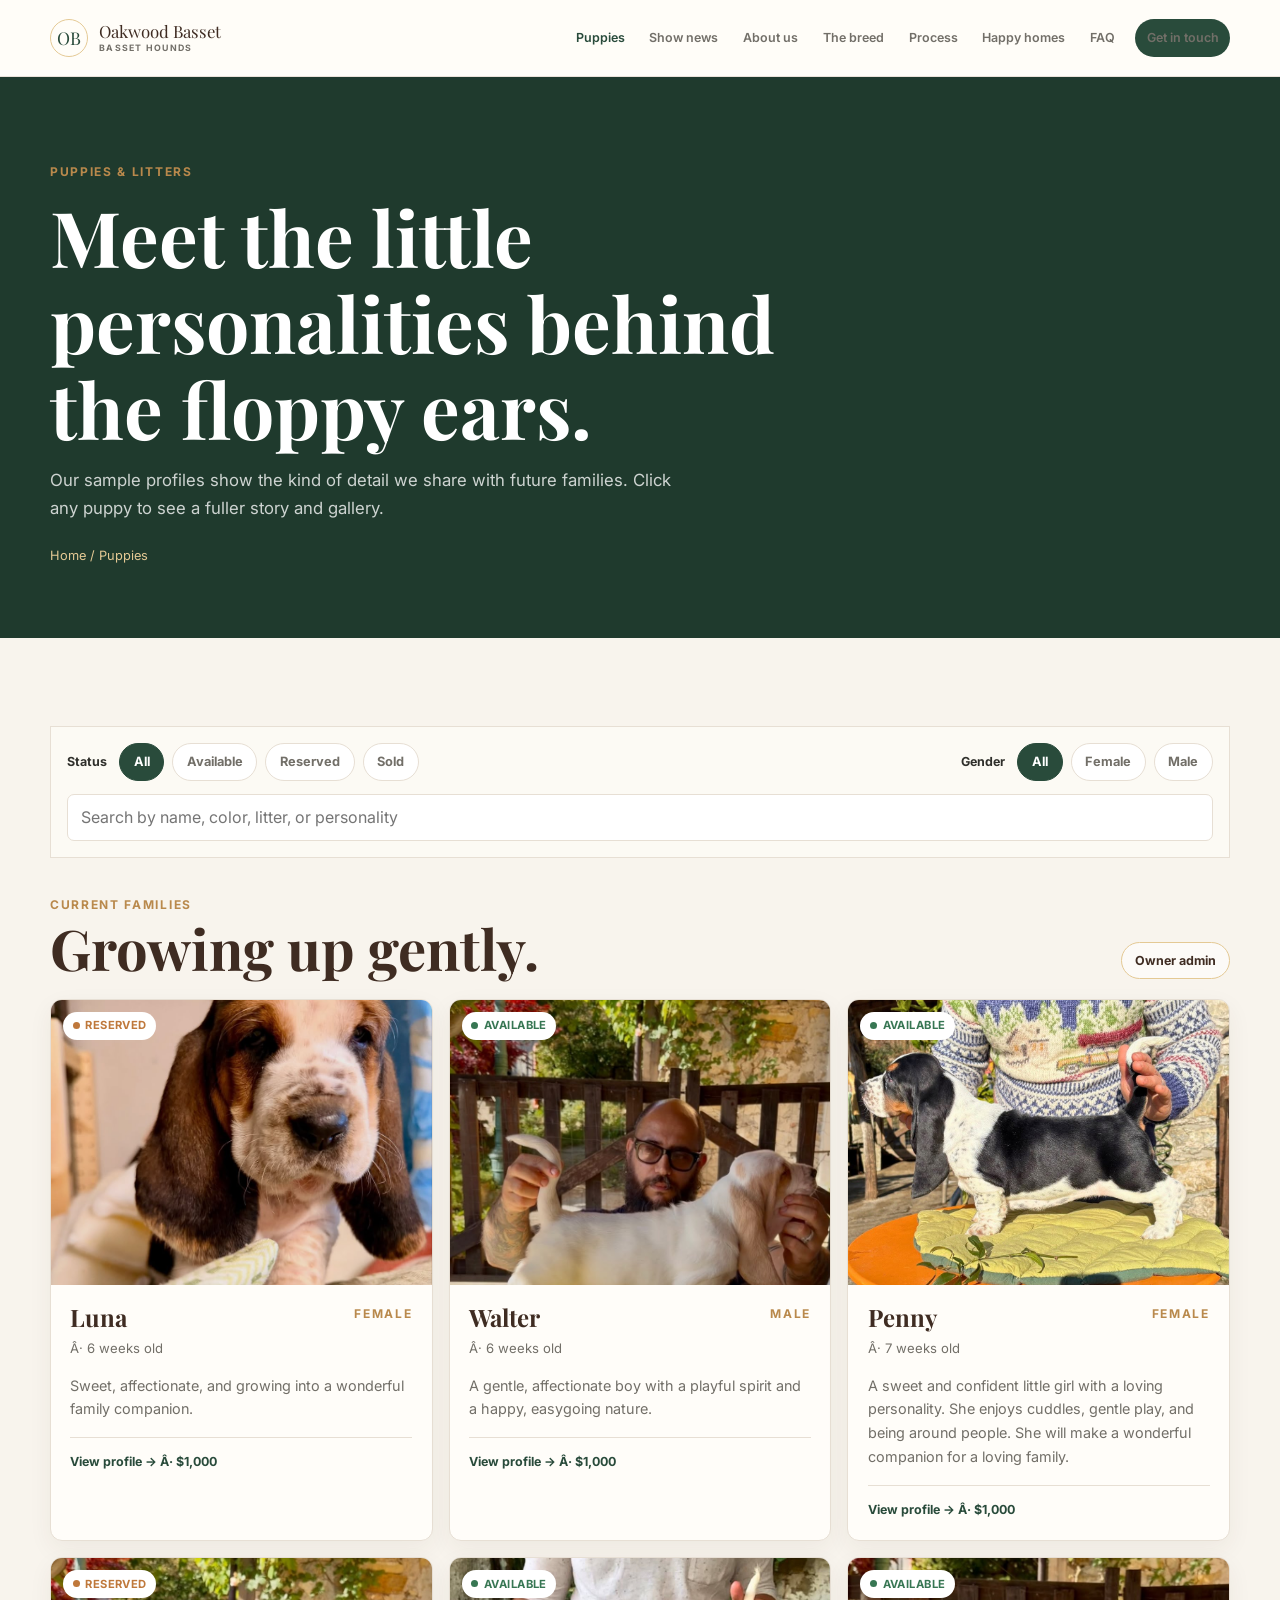
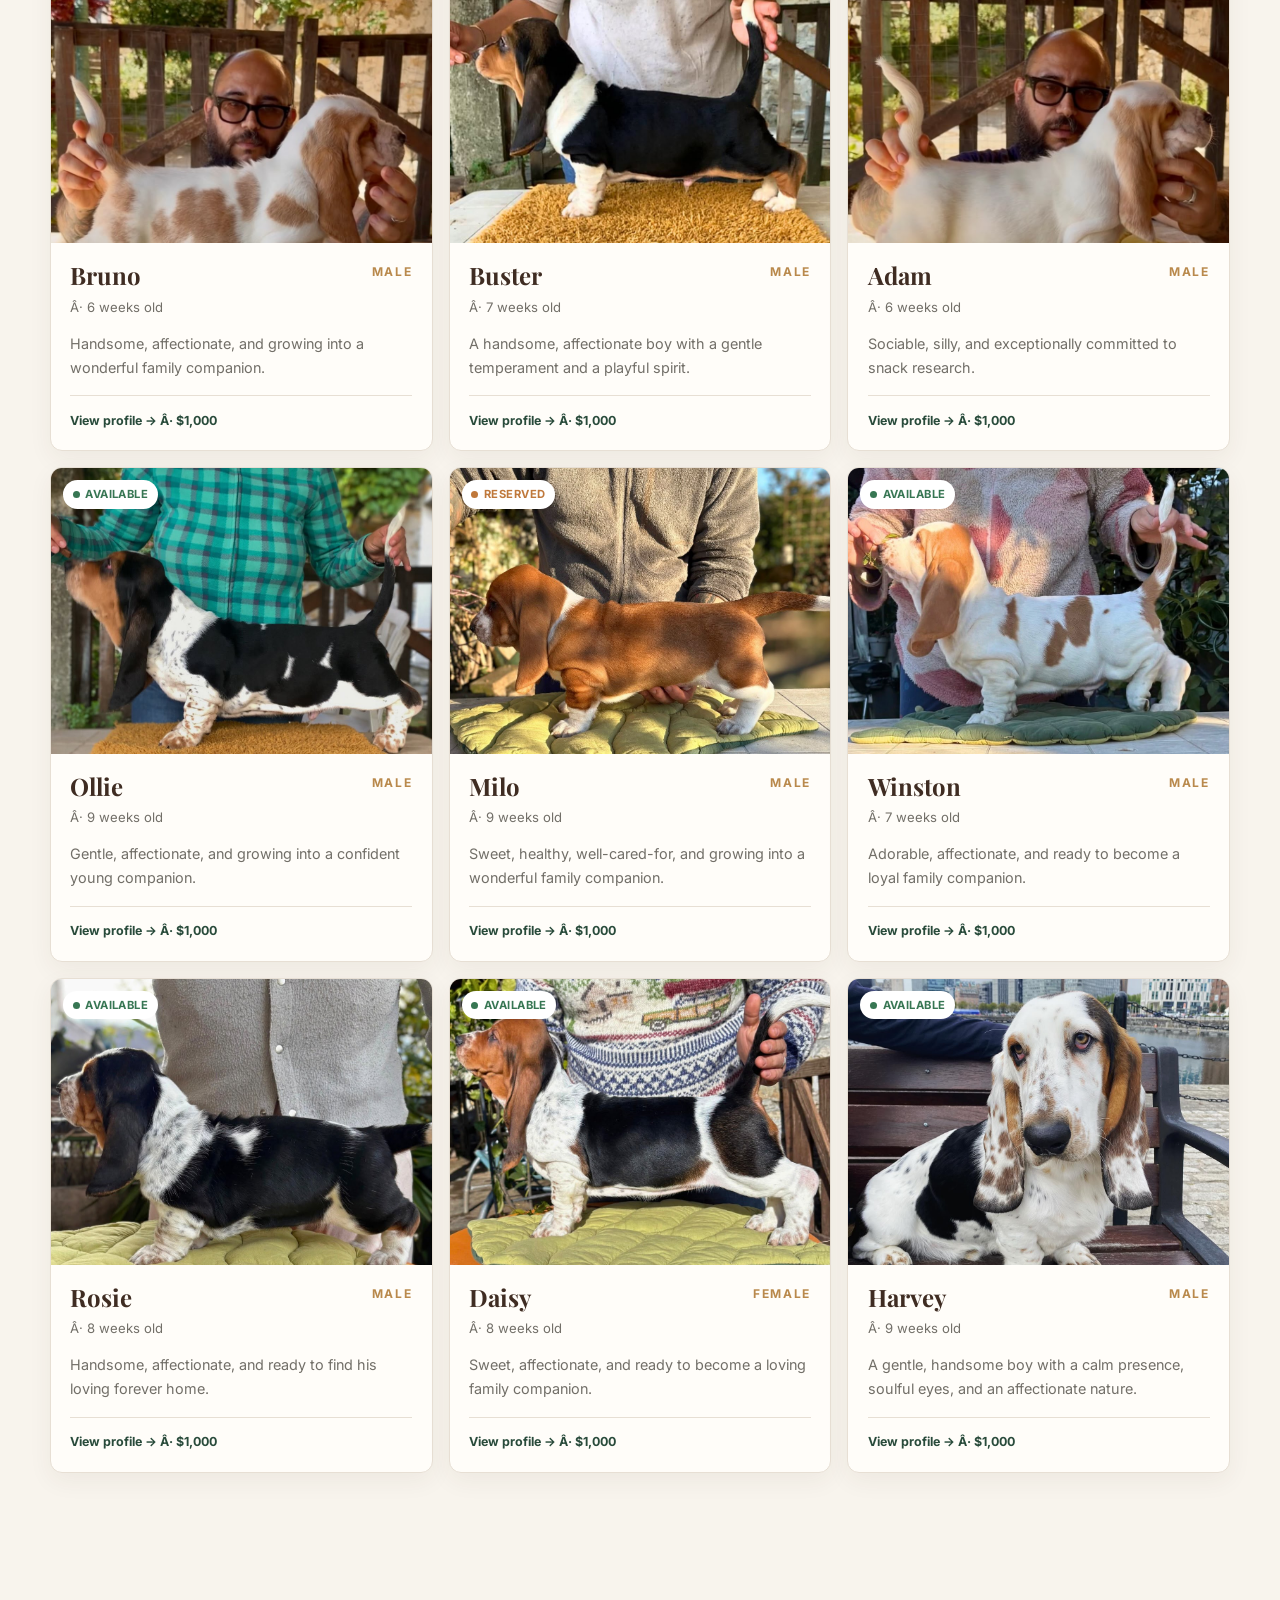
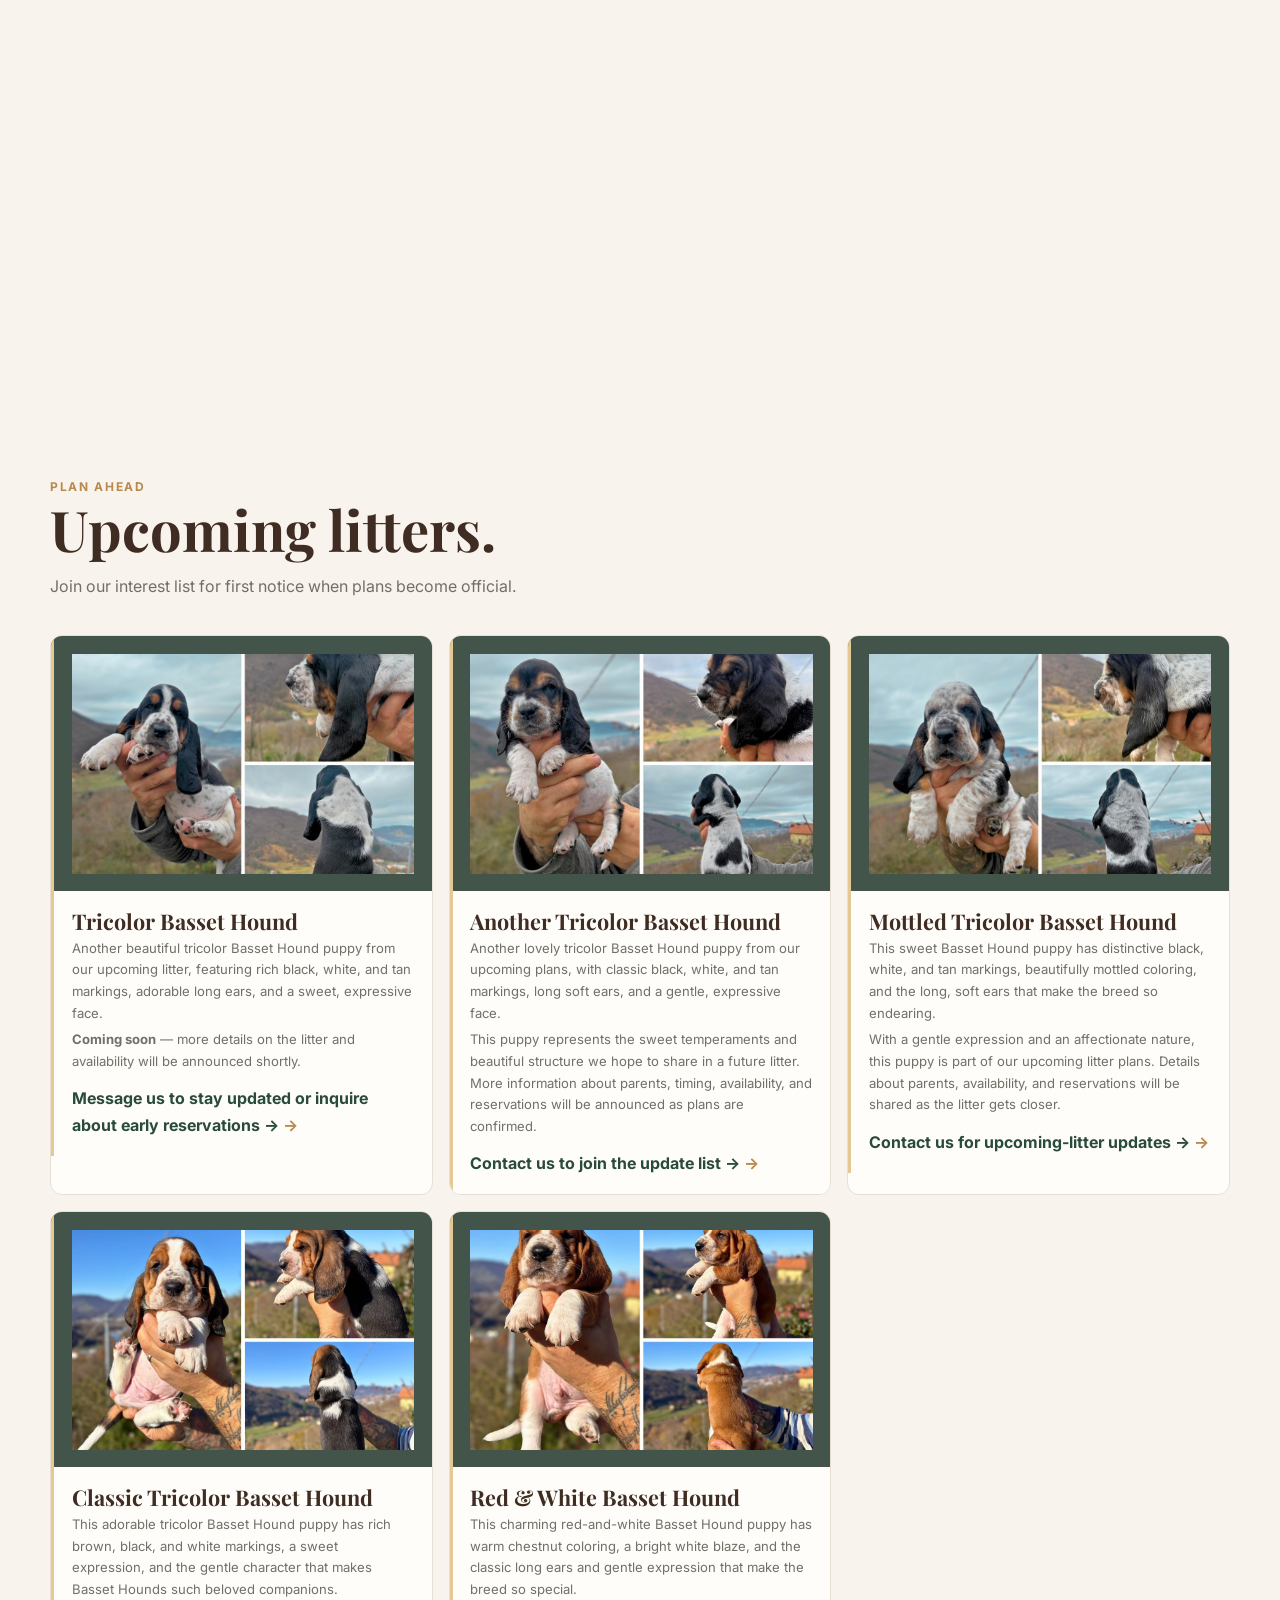
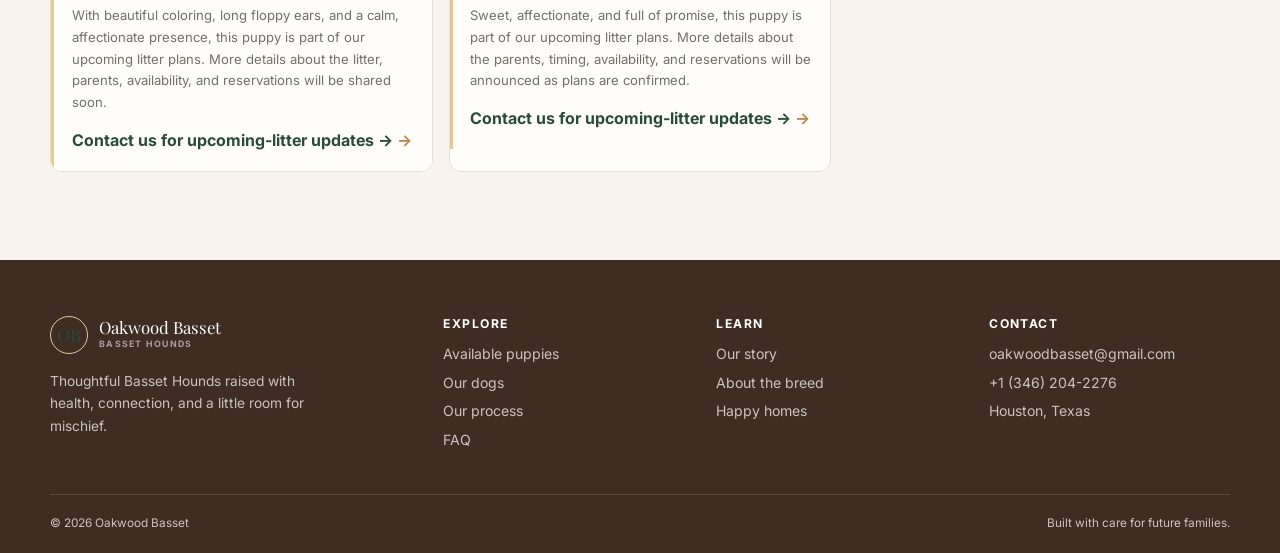
<file: puppies.html>
<!doctype html>
<html lang="en">
<head><meta charset="utf-8"><meta name="viewport" content="width=device-width, initial-scale=1"><title>Available Basset Hound Puppies | Oakwood Basset</title><meta name="description" content="Meet current Oakwood Basset Basset Hound puppies, view their profiles, and learn about upcoming litters."><link rel="stylesheet" href="style.css"></head>
<body data-page="puppies">
  <header class="site-header"><div class="container nav-shell"><a class="brand" href="index.html"><span class="brand-mark">OB</span><span class="brand-text">Oakwood Basset<small>Basset Hounds</small></span></a><button class="nav-toggle" type="button" data-nav-toggle aria-label="Open navigation" aria-expanded="false"><span></span><span></span><span></span></button><nav class="site-nav" data-site-nav aria-label="Primary navigation"><a href="puppies.html" data-nav-link="puppies">Puppies</a><a href="show-news.html" data-nav-link="show-news">Show news</a><a href="about.html" data-nav-link="about">About us</a><a href="breed.html" data-nav-link="breed">The breed</a><a href="process.html" data-nav-link="process">Process</a><a href="testimonials.html" data-nav-link="testimonials">Happy homes</a><a href="faq.html" data-nav-link="faq">FAQ</a><a class="button button-primary button-small nav-cta" href="contact.html" data-nav-link="contact">Get in touch</a></nav></div></header>
  <main><section class="page-hero"><div class="container"><span class="eyebrow">Puppies & litters</span><h1>Meet the little personalities behind the floppy ears.</h1><p>Our sample profiles show the kind of detail we share with future families. Click any puppy to see a fuller story and gallery.</p><div class="breadcrumbs">Home / Puppies</div></div></section>
    <section class="section"><div class="container"><div class="admin-bar" data-admin-bar hidden><span>Owner mode is on. Change a puppy's status and it will persist in this browser.</span><button class="button button-secondary button-small" type="button" data-admin-toggle>Exit admin mode</button></div><div class="filters"><div class="filter-group"><strong style="align-self:center;margin-right:.25rem;font-size:.78rem">Status</strong><button class="filter-button is-active" type="button" data-status-filter data-value="All">All</button><button class="filter-button" type="button" data-status-filter data-value="Available">Available</button><button class="filter-button" type="button" data-status-filter data-value="Reserved">Reserved</button><button class="filter-button" type="button" data-status-filter data-value="Sold">Sold</button></div><div class="filter-group"><strong style="align-self:center;margin-right:.25rem;font-size:.78rem">Gender</strong><button class="filter-button is-active" type="button" data-gender-filter data-value="All">All</button><button class="filter-button" type="button" data-gender-filter data-value="Female">Female</button><button class="filter-button" type="button" data-gender-filter data-value="Male">Male</button></div><div class="search-wrap"><input class="search-field" type="search" data-puppy-search placeholder="Search by name, color, litter, or personality" aria-label="Search puppies"></div></div><div class="section-heading" style="margin-bottom:1.2rem"><div><span class="eyebrow">Current families</span><h2>Growing up gently.</h2></div><button class="button button-secondary button-small" type="button" data-admin-toggle>Owner admin</button></div><div class="card-grid" data-puppy-grid aria-live="polite"><p class="loading-state">Loading puppy profiles...</p></div></div></section>
    <section class="section" style="padding-top:0"><div class="container"><div class="section-heading"><div><span class="eyebrow">Plan ahead</span><h2>Upcoming litters.</h2><p>Join our interest list for first notice when plans become official.</p></div></div><div class="upcoming-grid"><article class="litter-card litter-card-featured" aria-label="Tricolor Basset Hound puppy"><div class="litter-card-image"><img src="images/upcoming-tricolor.jpg" alt="Tricolor Basset Hound puppy from an upcoming litter" loading="lazy"></div><div class="litter-card-copy"><h3>Tricolor Basset Hound</h3><p>Another beautiful tricolor Basset Hound puppy from our upcoming litter, featuring rich black, white, and tan markings, adorable long ears, and a sweet, expressive face.</p><p><strong>Coming soon</strong> — more details on the litter and availability will be announced shortly.</p><a class="text-link" href="contact.html">Message us to stay updated or inquire about early reservations →</a></div></article><article class="litter-card litter-card-featured" aria-label="Tricolor Basset Hound puppy from an upcoming litter"><div class="litter-card-image"><img src="images/upcoming-tricolor-2.jpg" alt="Tricolor Basset Hound puppy with black, white, and tan markings" loading="lazy"></div><div class="litter-card-copy"><h3>Another Tricolor Basset Hound</h3><p>Another lovely tricolor Basset Hound puppy from our upcoming plans, with classic black, white, and tan markings, long soft ears, and a gentle, expressive face.</p><p>This puppy represents the sweet temperaments and beautiful structure we hope to share in a future litter. More information about parents, timing, availability, and reservations will be announced as plans are confirmed.</p><a class="text-link" href="contact.html">Contact us to join the update list →</a></div></article><article class="litter-card litter-card-featured" aria-label="Mottled tricolor Basset Hound puppy"><div class="litter-card-image"><img src="images/upcoming-tricolor-3.jpg" alt="Mottled tricolor Basset Hound puppy with long ears" loading="lazy"></div><div class="litter-card-copy"><h3>Mottled Tricolor Basset Hound</h3><p>This sweet Basset Hound puppy has distinctive black, white, and tan markings, beautifully mottled coloring, and the long, soft ears that make the breed so endearing.</p><p>With a gentle expression and an affectionate nature, this puppy is part of our upcoming litter plans. Details about parents, availability, and reservations will be shared as the litter gets closer.</p><a class="text-link" href="contact.html">Contact us for upcoming-litter updates →</a></div></article><article class="litter-card litter-card-featured" aria-label="Classic tricolor Basset Hound puppy"><div class="litter-card-image"><img src="images/upcoming-tricolor-4.jpg" alt="Classic tricolor Basset Hound puppy with long ears" loading="lazy"></div><div class="litter-card-copy"><h3>Classic Tricolor Basset Hound</h3><p>This adorable tricolor Basset Hound puppy has rich brown, black, and white markings, a sweet expression, and the gentle character that makes Basset Hounds such beloved companions.</p><p>With beautiful coloring, long floppy ears, and a calm, affectionate presence, this puppy is part of our upcoming litter plans. More details about the litter, parents, availability, and reservations will be shared soon.</p><a class="text-link" href="contact.html">Contact us for upcoming-litter updates →</a></div></article><article class="litter-card litter-card-featured" aria-label="Red and white Basset Hound puppy"><div class="litter-card-image"><img src="images/upcoming-red-white.jpg" alt="Red and white Basset Hound puppy with long ears" loading="lazy"></div><div class="litter-card-copy"><h3>Red &amp; White Basset Hound</h3><p>This charming red-and-white Basset Hound puppy has warm chestnut coloring, a bright white blaze, and the classic long ears and gentle expression that make the breed so special.</p><p>Sweet, affectionate, and full of promise, this puppy is part of our upcoming litter plans. More details about the parents, timing, availability, and reservations will be announced as plans are confirmed.</p><a class="text-link" href="contact.html">Contact us for upcoming-litter updates →</a></div></article></div></div></section>
  </main>
  <footer class="site-footer"><div class="container"><div class="footer-grid"><div><a class="brand" href="index.html"><span class="brand-mark">OB</span><span class="brand-text">Oakwood Basset<small>Basset Hounds</small></span></a><p style="margin-top:1rem;max-width:280px;font-size:.86rem">Thoughtful Basset Hounds raised with health, connection, and a little room for mischief.</p></div><div><h3>Explore</h3><div class="footer-links"><a href="puppies.html">Available puppies</a><a href="dogs.html">Our dogs</a><a href="process.html">Our process</a><a href="faq.html">FAQ</a></div></div><div><h3>Learn</h3><div class="footer-links"><a href="about.html">Our story</a><a href="breed.html">About the breed</a><a href="testimonials.html">Happy homes</a></div></div><div><h3>Contact</h3><div class="footer-links"><a href="contact.html">oakwoodbasset@gmail.com</a><a href="contact.html">+1 (346) 204-2276</a><a href="contact.html">Houston, Texas</a></div></div></div><div class="footer-bottom"><span>© <span data-year></span> Oakwood Basset</span><span>Built with care for future families.</span></div></div></footer><button class="back-to-top" type="button" data-back-top aria-label="Back to top">↑</button><div class="modal-backdrop" data-modal-backdrop aria-hidden="true"><div class="modal" role="dialog" aria-modal="true"><button class="modal-close" type="button" data-modal-close aria-label="Close dialog">×</button><div class="modal-body" data-modal-body></div></div></div><script src="script.js"></script>
</body></html>
</file>
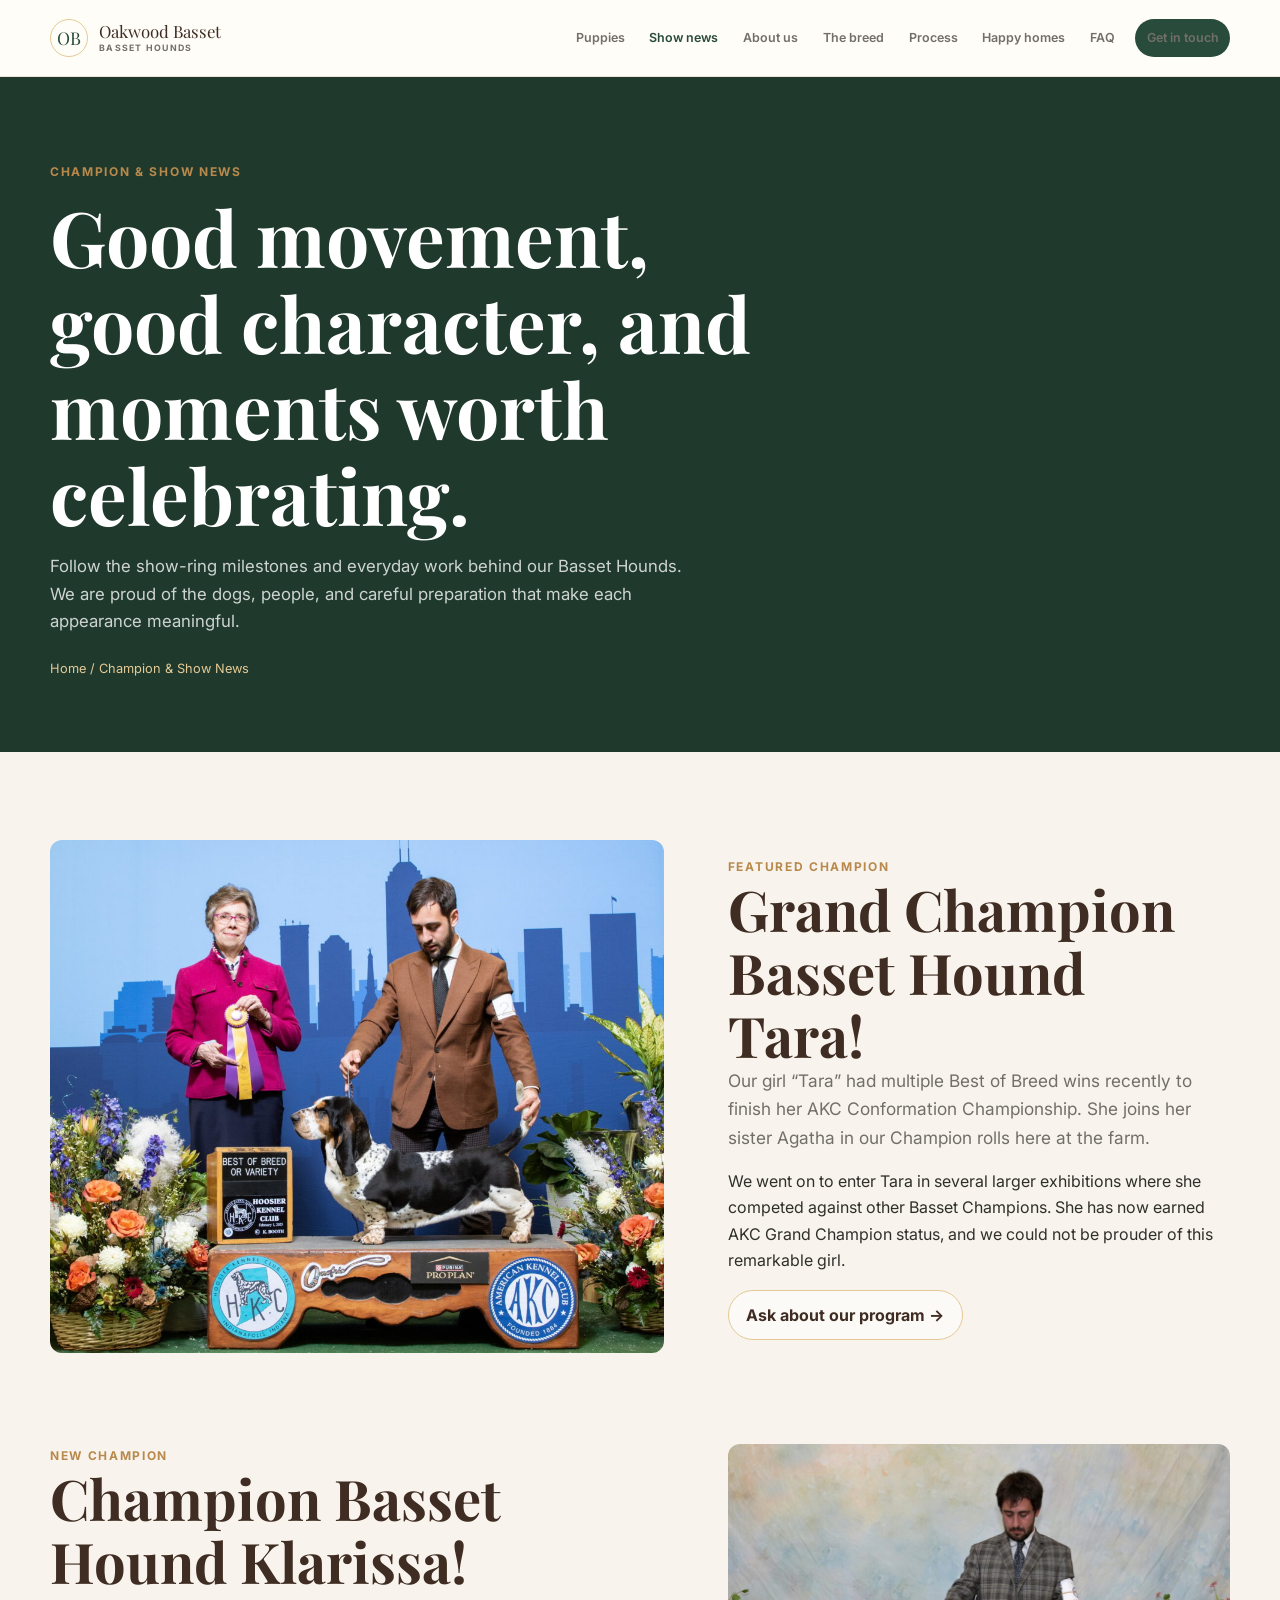
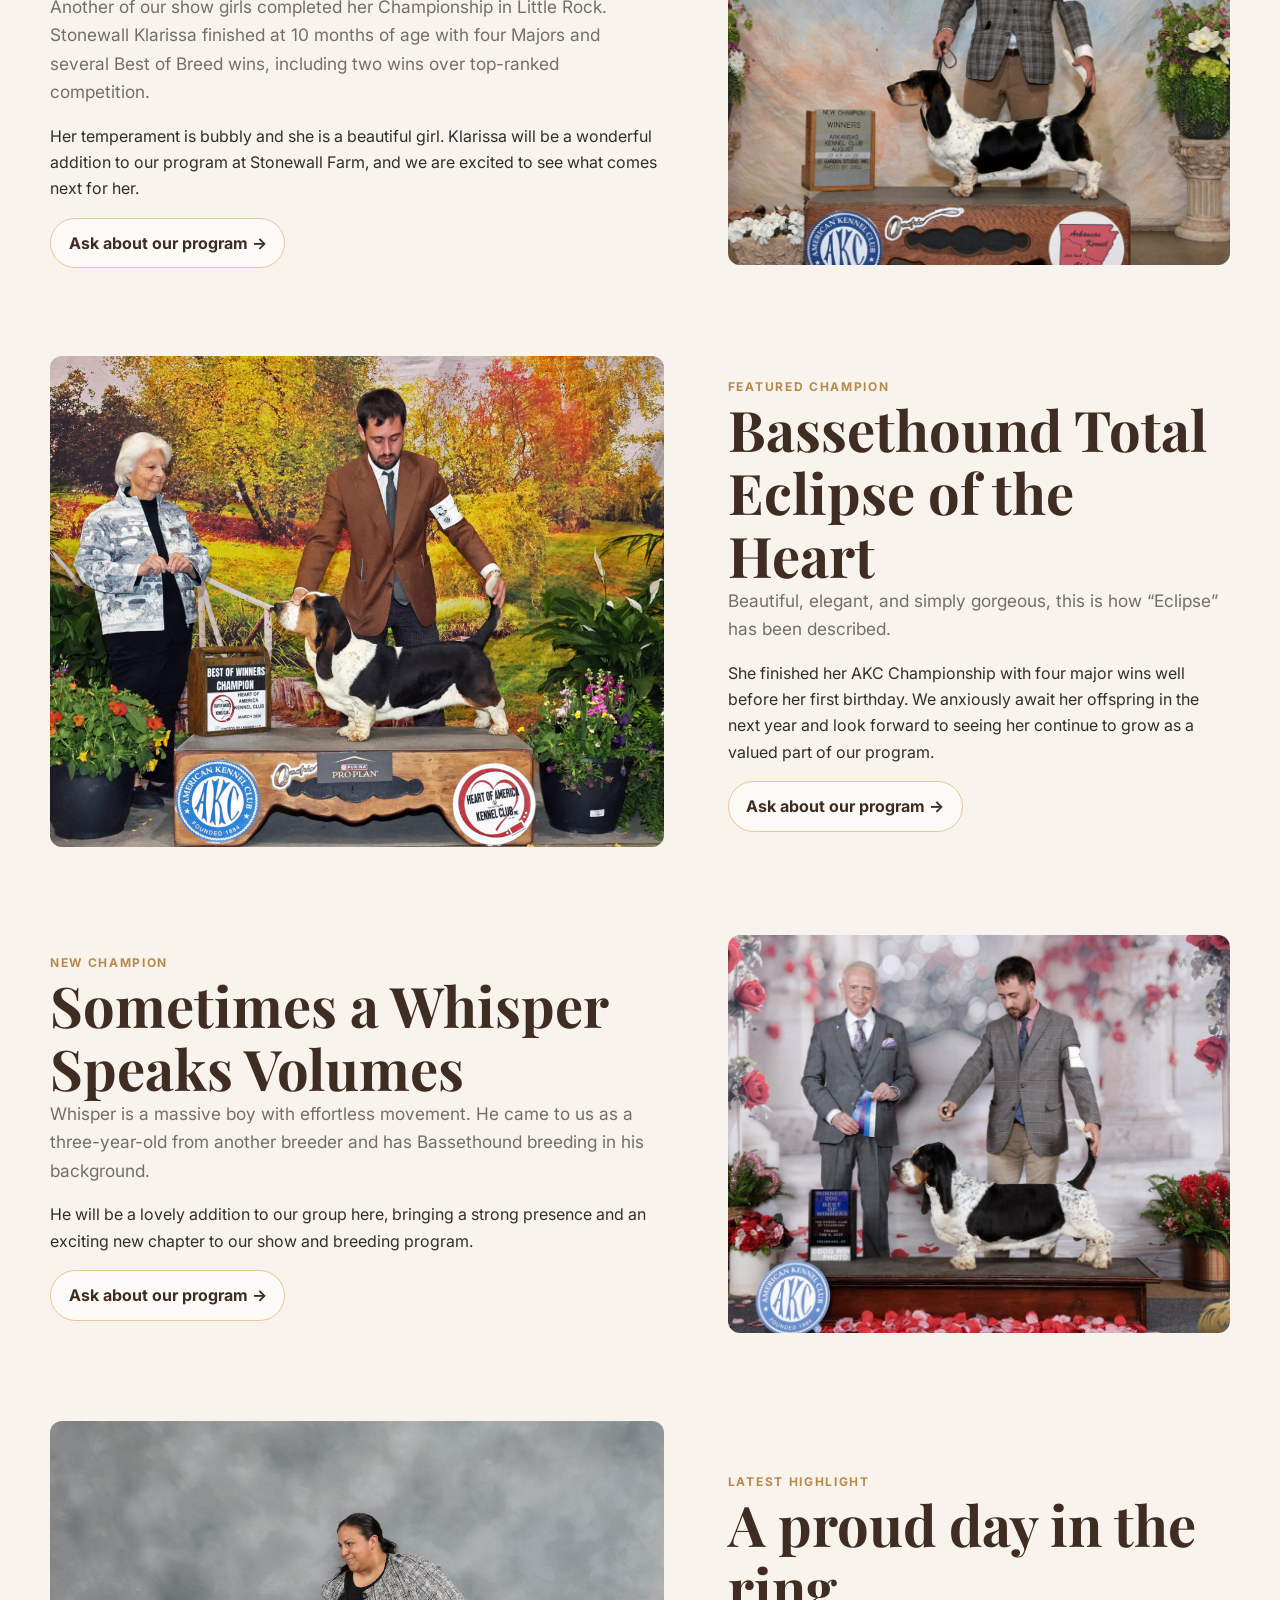
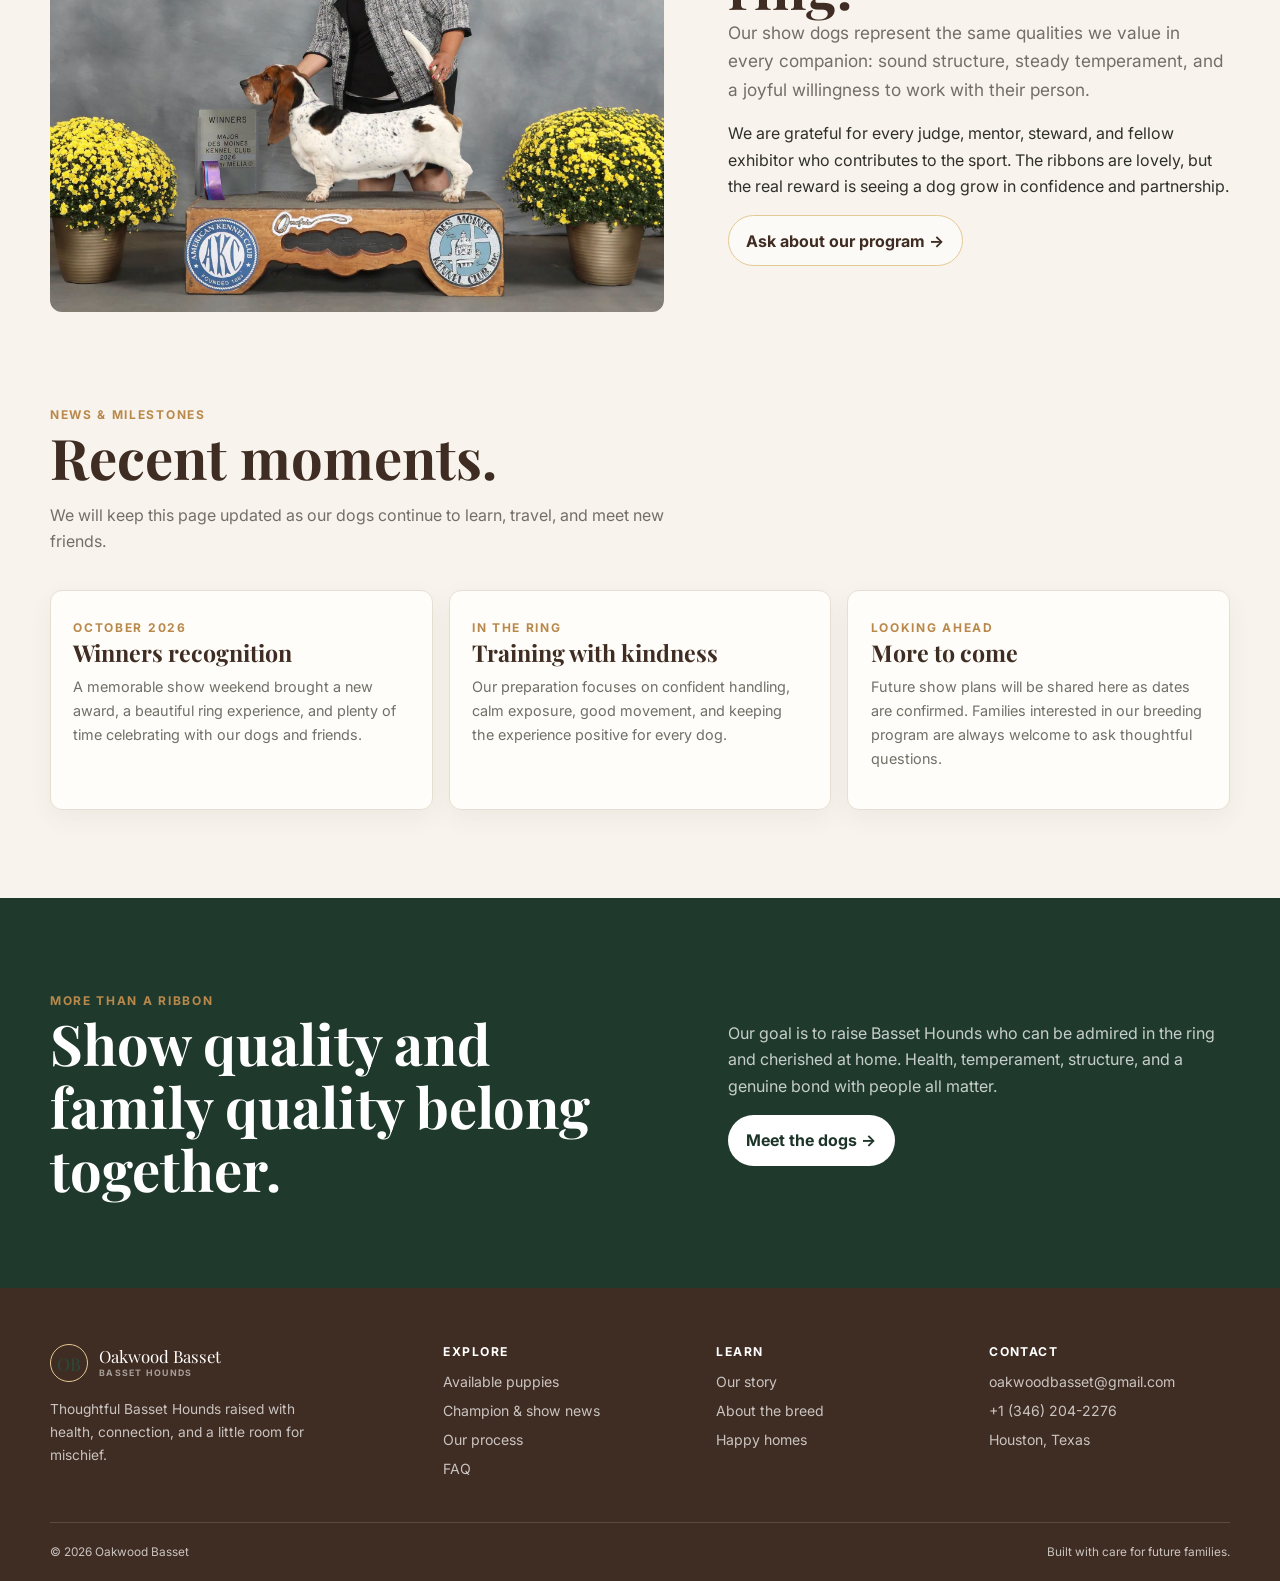
<file: show-news.html>
<!doctype html>
<html lang="en">
<head>
  <meta charset="utf-8">
  <meta name="viewport" content="width=device-width, initial-scale=1">
  <title>Champion & Show News | Oakwood Basset</title>
  <meta name="description" content="Follow champion moments, show highlights, and news from the Oakwood Basset Basset Hound program in Houston, Texas.">
  <link rel="stylesheet" href="style.css">
</head>
<body data-page="show-news">
  <header class="site-header"><div class="container nav-shell"><a class="brand" href="index.html"><span class="brand-mark">OB</span><span class="brand-text">Oakwood Basset<small>Basset Hounds</small></span></a><button class="nav-toggle" type="button" data-nav-toggle aria-label="Open navigation" aria-expanded="false"><span></span><span></span><span></span></button><nav class="site-nav" data-site-nav aria-label="Primary navigation"><a href="puppies.html" data-nav-link="puppies">Puppies</a><a href="show-news.html" data-nav-link="show-news">Show news</a><a href="about.html" data-nav-link="about">About us</a><a href="breed.html" data-nav-link="breed">The breed</a><a href="process.html" data-nav-link="process">Process</a><a href="testimonials.html" data-nav-link="testimonials">Happy homes</a><a href="faq.html" data-nav-link="faq">FAQ</a><a class="button button-primary button-small nav-cta" href="contact.html" data-nav-link="contact">Get in touch</a></nav></div></header>

  <main>
    <section class="page-hero"><div class="container"><span class="eyebrow">Champion & show news</span><h1>Good movement, good character, and moments worth celebrating.</h1><p>Follow the show-ring milestones and everyday work behind our Basset Hounds. We are proud of the dogs, people, and careful preparation that make each appearance meaningful.</p><div class="breadcrumbs">Home / Champion & Show News</div></div></section>

    <section class="section"><div class="container split"><div class="split-media reveal"><img src="images/tara-grand-champion.jpg" alt="Tara competing in the Basset Hound show ring with her handler" loading="lazy"></div><div><span class="eyebrow">Featured champion</span><h2>Grand Champion Basset Hound Tara!</h2><p class="lede">Our girl “Tara” had multiple Best of Breed wins recently to finish her AKC Conformation Championship. She joins her sister Agatha in our Champion rolls here at the farm.</p><p>We went on to enter Tara in several larger exhibitions where she competed against other Basset Champions. She has now earned AKC Grand Champion status, and we could not be prouder of this remarkable girl.</p><a class="button button-secondary" href="contact.html">Ask about our program →</a></div></div></section>

    <section class="section" style="padding-top:0"><div class="container split"><div><span class="eyebrow">New champion</span><h2>Champion Basset Hound Klarissa!</h2><p class="lede">Another of our show girls completed her Championship in Little Rock. Stonewall Klarissa finished at 10 months of age with four Majors and several Best of Breed wins, including two wins over top-ranked competition.</p><p>Her temperament is bubbly and she is a beautiful girl. Klarissa will be a wonderful addition to our program at Stonewall Farm, and we are excited to see what comes next for her.</p><a class="button button-secondary" href="contact.html">Ask about our program →</a></div><div class="split-media reveal"><img src="images/klarissa-champion.jpg" alt="Champion Basset Hound Klarissa with her handler at a show" loading="lazy"></div></div></section>

    <section class="section" style="padding-top:0"><div class="container split"><div class="split-media reveal"><img src="images/eclipse-champion.jpg" alt="Bassethound Total Eclipse of the Heart at an AKC championship show" loading="lazy"></div><div><span class="eyebrow">Featured champion</span><h2>Bassethound Total Eclipse of the Heart</h2><p class="lede">Beautiful, elegant, and simply gorgeous, this is how “Eclipse” has been described.</p><p>She finished her AKC Championship with four major wins well before her first birthday. We anxiously await her offspring in the next year and look forward to seeing her continue to grow as a valued part of our program.</p><a class="button button-secondary" href="contact.html">Ask about our program →</a></div></div></section>

    <section class="section" style="padding-top:0"><div class="container split"><div><span class="eyebrow">New champion</span><h2>Sometimes a Whisper Speaks Volumes</h2><p class="lede">Whisper is a massive boy with effortless movement. He came to us as a three-year-old from another breeder and has Bassethound breeding in his background.</p><p>He will be a lovely addition to our group here, bringing a strong presence and an exciting new chapter to our show and breeding program.</p><a class="button button-secondary" href="contact.html">Ask about our program →</a></div><div class="split-media reveal"><img src="images/whisper-champion.jpg" alt="Whisper with his handler at a Basset Hound show" loading="lazy"></div></div></section>

    <section class="section" style="padding-top:0"><div class="container split"><div class="split-media reveal"><img src="images/breed-intro.jpg" alt="Basset Hound standing with a handler at an award event" loading="lazy"></div><div><span class="eyebrow">Latest highlight</span><h2>A proud day in the ring.</h2><p class="lede">Our show dogs represent the same qualities we value in every companion: sound structure, steady temperament, and a joyful willingness to work with their person.</p><p>We are grateful for every judge, mentor, steward, and fellow exhibitor who contributes to the sport. The ribbons are lovely, but the real reward is seeing a dog grow in confidence and partnership.</p><a class="button button-secondary" href="contact.html">Ask about our program →</a></div></div></section>

    <section class="section" style="padding-top:0"><div class="container"><div class="section-heading"><div><span class="eyebrow">News & milestones</span><h2>Recent moments.</h2><p>We will keep this page updated as our dogs continue to learn, travel, and meet new friends.</p></div></div><div class="card-grid"><article class="policy-card reveal"><span class="eyebrow">October 2026</span><h3>Winners recognition</h3><p>A memorable show weekend brought a new award, a beautiful ring experience, and plenty of time celebrating with our dogs and friends.</p></article><article class="policy-card reveal"><span class="eyebrow">In the ring</span><h3>Training with kindness</h3><p>Our preparation focuses on confident handling, calm exposure, good movement, and keeping the experience positive for every dog.</p></article><article class="policy-card reveal"><span class="eyebrow">Looking ahead</span><h3>More to come</h3><p>Future show plans will be shared here as dates are confirmed. Families interested in our breeding program are always welcome to ask thoughtful questions.</p></article></div></div></section>

    <section class="section band"><div class="container split"><div><span class="eyebrow">More than a ribbon</span><h2>Show quality and family quality belong together.</h2></div><div><p>Our goal is to raise Basset Hounds who can be admired in the ring and cherished at home. Health, temperament, structure, and a genuine bond with people all matter.</p><a class="button button-light" href="dogs.html">Meet the dogs →</a></div></div></section>
  </main>

  <footer class="site-footer"><div class="container"><div class="footer-grid"><div><a class="brand" href="index.html"><span class="brand-mark">OB</span><span class="brand-text">Oakwood Basset<small>Basset Hounds</small></span></a><p style="margin-top:1rem;max-width:280px;font-size:.86rem">Thoughtful Basset Hounds raised with health, connection, and a little room for mischief.</p></div><div><h3>Explore</h3><div class="footer-links"><a href="puppies.html">Available puppies</a><a href="show-news.html">Champion & show news</a><a href="process.html">Our process</a><a href="faq.html">FAQ</a></div></div><div><h3>Learn</h3><div class="footer-links"><a href="about.html">Our story</a><a href="breed.html">About the breed</a><a href="testimonials.html">Happy homes</a></div></div><div><h3>Contact</h3><div class="footer-links"><a href="contact.html">oakwoodbasset@gmail.com</a><a href="contact.html">+1 (346) 204-2276</a><a href="contact.html">Houston, Texas</a></div></div></div><div class="footer-bottom"><span>© <span data-year></span> Oakwood Basset</span><span>Built with care for future families.</span></div></div></footer>
  <button class="back-to-top" type="button" data-back-top aria-label="Back to top">↑</button>
  <script src="script.js"></script>
</body>
</html>
</file>
<file: style.css>
@import url('https://fonts.googleapis.com/css2?family=Inter:wght@400;500;600;700&family=Playfair+Display:wght@500;600;700&display=swap');

:root {
  --cream: #f8f4ed;
  --paper: #fffdf9;
  --brown: #6b4934;
  --brown-dark: #3f2c22;
  --gold: #b9894c;
  --gold-light: #e4c994;
  --forest: #294b3b;
  --forest-dark: #1d3429;
  --charcoal: #2f2f2b;
  --muted: #726f68;
  --line: #e7dfd4;
  --available: #377653;
  --reserved: #bf783b;
  --sold: #7b7d7a;
  --shadow: 0 16px 44px rgba(63, 44, 34, .11);
  --radius: 12px;
  --max: 1180px;
}

* { box-sizing: border-box; }
html { scroll-behavior: smooth; }
body {
  margin: 0;
  background: var(--cream);
  color: var(--charcoal);
  font: 16px/1.65 'Inter', sans-serif;
}
body.modal-open { overflow: hidden; }
img { max-width: 100%; display: block; }
a { color: inherit; text-decoration: none; }
button, input, select, textarea { font: inherit; }
button { cursor: pointer; }
.container { width: min(calc(100% - 2rem), var(--max)); margin-inline: auto; }
.narrow { max-width: 780px; }
.eyebrow { color: var(--gold); font-size: .75rem; font-weight: 700; letter-spacing: .14em; text-transform: uppercase; }
h1, h2, h3, h4 { margin: 0; color: var(--brown-dark); font-family: 'Playfair Display', serif; line-height: 1.12; }
h1 { font-size: clamp(2.65rem, 9vw, 5.7rem); }
h2 { font-size: clamp(2rem, 5vw, 3.5rem); }
h3 { font-size: 1.45rem; }
p { margin: 0 0 1rem; }
.lede { max-width: 660px; color: var(--muted); font-size: 1.08rem; }
.section { padding: 5.5rem 0; }
.section-heading { display: flex; align-items: end; justify-content: space-between; gap: 1rem; margin-bottom: 2.2rem; }
.section-heading > div { max-width: 650px; }
.section-heading p { margin: .8rem 0 0; color: var(--muted); }
.text-link { color: var(--forest); font-weight: 700; white-space: nowrap; }
.text-link::after { content: '  →'; color: var(--gold); }

.site-header { position: sticky; top: 0; z-index: 20; border-bottom: 1px solid rgba(231,223,212,.86); background: rgba(255,253,249,.94); backdrop-filter: blur(14px); }
.nav-shell { min-height: 76px; display: flex; align-items: center; justify-content: space-between; gap: 1rem; }
.brand { display: inline-flex; align-items: center; gap: .7rem; color: var(--brown-dark); }
.brand-mark { width: 38px; height: 38px; display: grid; place-items: center; border: 1px solid var(--gold-light); border-radius: 50%; color: var(--forest); font-family: 'Playfair Display', serif; font-size: 1.1rem; }
.brand-text { font-family: 'Playfair Display', serif; font-size: 1.05rem; line-height: 1.05; }
.brand-text small { display: block; margin-top: .16rem; color: var(--muted); font: 700 .55rem/1.2 'Inter', sans-serif; letter-spacing: .14em; text-transform: uppercase; }
.nav-toggle { width: 44px; height: 44px; display: grid; place-items: center; border: 1px solid var(--line); border-radius: 50%; background: transparent; color: var(--brown-dark); font-size: 1.35rem; }
.nav-toggle span { display: block; width: 18px; height: 2px; margin: 3px auto; background: currentColor; }
.site-nav { position: absolute; inset: 76px 0 auto; display: none; padding: 1rem; border-bottom: 1px solid var(--line); background: var(--paper); box-shadow: var(--shadow); }
.site-nav.is-open { display: block; }
.site-nav a { display: block; padding: .7rem .8rem; color: var(--muted); font-size: .92rem; font-weight: 600; }
.site-nav a:hover, .site-nav a.is-active { color: var(--forest); }
.nav-cta { margin-top: .55rem; text-align: center; }

.button { display: inline-flex; align-items: center; justify-content: center; gap: .55rem; min-height: 48px; padding: .7rem 1.1rem; border: 1px solid transparent; border-radius: 999px; font-weight: 700; transition: transform .2s ease, background .2s ease, color .2s ease, border-color .2s ease; }
.button:hover { transform: translateY(-2px); }
.button-primary { background: var(--forest); color: #fff; }
.button-primary:hover { background: var(--forest-dark); }
.button-secondary { border-color: var(--gold-light); background: rgba(255,255,255,.6); color: var(--brown-dark); }
.button-secondary:hover { border-color: var(--gold); background: #fff; }
.button-light { background: #fff; color: var(--forest-dark); }
.button-small { min-height: 36px; padding: .45rem .8rem; font-size: .78rem; }

.hero { position: relative; min-height: 680px; display: flex; align-items: end; overflow: hidden; color: #fff; background: var(--forest-dark); }
.hero-media { position: absolute; inset: 0; width: 100%; height: 100%; object-fit: cover; opacity: .65; }
.hero::after { position: absolute; inset: 0; content: ''; background: linear-gradient(90deg, rgba(28,48,37,.84), rgba(28,48,37,.24) 65%, rgba(28,48,37,.18)); }
.hero-content { position: relative; z-index: 1; width: min(calc(100% - 2rem), var(--max)); margin: 0 auto; padding: 6rem 0 6.5rem; }
.hero h1, .hero .lede { color: #fff; }
.hero h1 { max-width: 740px; margin: .7rem 0 1.3rem; }
.hero .lede { max-width: 590px; color: rgba(255,255,255,.8); }
.hero-actions { display: flex; flex-wrap: wrap; gap: .75rem; margin-top: 1.8rem; }
.hero-note { display: flex; align-items: center; gap: .65rem; margin-top: 2.3rem; color: rgba(255,255,255,.76); font-size: .8rem; }
.hero-note::before { width: 42px; height: 1px; content: ''; background: var(--gold-light); }
.page-hero { position: relative; isolation: isolate; padding: 5rem 0 4.5rem; background: var(--forest); color: #fff; overflow: hidden; }
.band { position: relative; isolation: isolate; overflow: hidden; }
.video-bg-section::before { position: absolute; inset: 0; z-index: 1; content: ''; background: rgba(29, 52, 41, .72); pointer-events: none; }
.section-bg-video { position: absolute; inset: 0; z-index: 0; width: 100%; height: 100%; object-fit: cover; opacity: .78; pointer-events: none; }
.video-bg-section > .container { position: relative; z-index: 2; }
.page-hero h1 { max-width: 750px; margin: .6rem 0 1rem; color: #fff; font-size: clamp(2.7rem, 8vw, 4.8rem); }
.page-hero p { max-width: 650px; margin: 0; color: rgba(255,255,255,.78); font-size: 1.05rem; }
.breadcrumbs { margin-top: 1.4rem; color: var(--gold-light); font-size: .8rem; }

.feature-grid, .card-grid, .dog-grid, .testimonial-grid, .story-grid, .process-grid, .fact-grid { display: grid; gap: 1rem; }
.feature-grid { grid-template-columns: repeat(2, 1fr); }
.feature { padding: 1.2rem; border: 1px solid var(--line); background: rgba(255,253,249,.6); }
.feature-number { color: var(--gold); font: 700 1.9rem 'Playfair Display', serif; }
.feature h3 { margin: .75rem 0 .4rem; font-size: 1.12rem; }
.feature p { margin: 0; color: var(--muted); font-size: .88rem; }
.card-grid { grid-template-columns: repeat(1, 1fr); }
.puppy-card, .dog-card, .review-card, .policy-card { overflow: hidden; border: 1px solid var(--line); border-radius: var(--radius); background: var(--paper); box-shadow: 0 8px 25px rgba(63,44,34,.06); }
.puppy-card { position: relative; cursor: pointer; transition: transform .25s ease, box-shadow .25s ease; }
.puppy-card:hover { transform: translateY(-5px); box-shadow: var(--shadow); }
.card-image { position: relative; aspect-ratio: 4 / 3; overflow: hidden; background: #dfd5c8; }
.card-image img { width: 100%; height: 100%; object-fit: cover; transition: transform .4s ease; }
.puppy-card:hover .card-image img, .dog-card:hover .card-image img { transform: scale(1.04); }
.status-badge { position: absolute; top: .75rem; left: .75rem; display: inline-flex; align-items: center; gap: .35rem; padding: .3rem .6rem; border-radius: 999px; background: #fff; font-size: .7rem; font-weight: 700; text-transform: uppercase; letter-spacing: .04em; }
.status-badge::before { width: 7px; height: 7px; content: ''; border-radius: 50%; background: currentColor; }
.status-available { color: var(--available); }
.status-reserved { color: var(--reserved); }
.status-sold { color: var(--sold); }
.card-body { padding: 1.2rem; }
.card-title-row { display: flex; align-items: start; justify-content: space-between; gap: .6rem; }
.card-title-row h3 { font-size: 1.5rem; }
.card-meta { margin: .45rem 0 .85rem; color: var(--muted); font-size: .82rem; }
.card-copy { min-height: 3.3em; color: var(--muted); font-size: .9rem; }
.card-footer { display: flex; align-items: center; justify-content: space-between; gap: .5rem; padding-top: .9rem; border-top: 1px solid var(--line); color: var(--forest); font-size: .78rem; font-weight: 700; }
.admin-action { color: var(--brown); font-size: .72rem; }
.upcoming-grid { display: grid; gap: 1rem; }
.litter-card { min-height: 220px; display: flex; align-items: end; padding: 1.35rem; border-radius: var(--radius); background-position: center; background-size: cover; overflow: hidden; }
.litter-card > div { width: 100%; padding: 1.1rem; border-left: 3px solid var(--gold-light); background: rgba(31,52,41,.84); color: #fff; }
.litter-card h3 { color: #fff; font-size: 1.35rem; }
.litter-card p { margin: .3rem 0 0; color: rgba(255,255,255,.75); font-size: .82rem; }
.litter-card .text-link { display: inline-block; margin-top: .8rem; color: #fff; }
.litter-card-featured { display: block; min-height: 0; padding: 0; overflow: hidden; background: var(--paper); border: 1px solid var(--line); }
.litter-card-featured .litter-card-image { min-height: 220px; }
.litter-card-featured .litter-card-image img { width: 100%; height: 220px; object-fit: cover; }
.litter-card-featured .litter-card-copy { padding: 1.1rem; border-left: 3px solid var(--gold-light); background: var(--paper); color: var(--charcoal); }
.litter-card-featured .litter-card-copy h3 { color: var(--brown-dark); }
.litter-card-featured .litter-card-copy p { color: var(--muted); }
.litter-card-featured .litter-card-copy .text-link { color: var(--forest); white-space: normal; }
.split { display: grid; gap: 2.5rem; align-items: center; }
.split-media { min-height: 360px; overflow: hidden; border-radius: var(--radius); }
.split-media img { width: 100%; height: 100%; min-height: 360px; object-fit: cover; }
.split-media video { width: 100%; height: 100%; min-height: 360px; object-fit: cover; }
.pullquote { margin: 1.6rem 0 0; padding-left: 1.1rem; border-left: 3px solid var(--gold); color: var(--brown); font: 500 1.35rem/1.4 'Playfair Display', serif; }
.band { background: var(--forest); color: #fff; }
.band h2, .band h3 { color: #fff; }
.band .lede, .band p { color: rgba(255,255,255,.75); }
.band .section-heading p { color: rgba(255,255,255,.75); }
.testimonial-grid { grid-template-columns: 1fr; }
.review-card { padding: 1.35rem; }
.review-stars { color: var(--gold); letter-spacing: .12em; }
.review-card blockquote { margin: .75rem 0 1.1rem; color: var(--brown-dark); font: 500 1.08rem/1.5 'Playfair Display', serif; }
.review-person { display: flex; align-items: center; gap: .75rem; color: var(--muted); font-size: .78rem; }
.review-person img { width: 42px; height: 42px; border-radius: 50%; object-fit: cover; }
.cta-panel { display: grid; gap: 1.4rem; align-items: center; padding: 2rem; border-radius: var(--radius); background: var(--gold-light); }
.cta-panel h2 { font-size: clamp(2rem, 5vw, 3rem); }

.filters { display: grid; gap: .8rem; margin-bottom: 2rem; padding: 1rem; border: 1px solid var(--line); background: rgba(255,253,249,.65); }
.filter-group { display: flex; flex-wrap: wrap; gap: .5rem; }
.filter-button { min-height: 38px; padding: .45rem .85rem; border: 1px solid var(--line); border-radius: 999px; background: #fff; color: var(--muted); font-size: .8rem; font-weight: 700; }
.filter-button.is-active, .filter-button:hover { border-color: var(--forest); background: var(--forest); color: #fff; }
.search-field { width: 100%; min-height: 42px; padding: .6rem .8rem; border: 1px solid var(--line); border-radius: 7px; background: #fff; color: var(--charcoal); outline: none; }
.search-field:focus, input:focus, select:focus, textarea:focus { border-color: var(--gold); box-shadow: 0 0 0 3px rgba(185,137,76,.15); }
.admin-bar { display: flex; align-items: center; justify-content: space-between; gap: .8rem; margin-bottom: 1rem; padding: .75rem 1rem; border: 1px dashed var(--gold-light); background: #fffaf0; color: var(--brown); font-size: .8rem; }
.admin-bar[hidden] { display: none; }
.loading-state, .empty-state { grid-column: 1 / -1; padding: 2.5rem 1rem; text-align: center; color: var(--muted); }

.dog-grid { grid-template-columns: 1fr; }
.dog-card { cursor: pointer; }
.dog-card .card-image { aspect-ratio: 1 / 1; }
.dog-role { display: inline-block; margin-bottom: .5rem; color: var(--gold); font-size: .7rem; font-weight: 700; letter-spacing: .12em; text-transform: uppercase; }
.health-list { display: flex; flex-wrap: wrap; gap: .45rem; margin: 1rem 0 0; padding: 0; list-style: none; }
.health-list li { padding: .28rem .5rem; border: 1px solid var(--line); border-radius: 4px; color: var(--forest); font-size: .72rem; font-weight: 700; }
.story-grid { grid-template-columns: 1fr; }
.story-photo { min-height: 260px; border-radius: var(--radius); object-fit: cover; }
.check-list { display: grid; gap: .8rem; margin: 1.5rem 0 0; padding: 0; list-style: none; }
.check-list li { position: relative; padding-left: 1.7rem; color: var(--muted); }
.check-list li::before { position: absolute; left: 0; top: .2rem; display: grid; width: 18px; height: 18px; place-items: center; content: '✓'; border-radius: 50%; background: var(--gold-light); color: var(--forest-dark); font-size: .7rem; font-weight: 700; }
.fact-grid { grid-template-columns: repeat(2, 1fr); }
.fact { padding: 1rem; border-top: 2px solid var(--gold); }
.fact h3 { font-size: 1.1rem; }
.fact p { margin: .4rem 0 0; color: var(--muted); font-size: .86rem; }
.process-grid { grid-template-columns: 1fr; }
.process-step { position: relative; padding: 1.4rem; border: 1px solid var(--line); background: var(--paper); }
.step-number { color: var(--gold); font: 700 2rem 'Playfair Display', serif; }
.process-step h3 { margin: .7rem 0 .4rem; }
.process-step p { margin: 0; color: var(--muted); font-size: .9rem; }
.policy-card { padding: 1.4rem; }
.policy-card h3 { margin-bottom: .6rem; }
.policy-card p { color: var(--muted); font-size: .9rem; }

.form-shell { padding: 1.3rem; border: 1px solid var(--line); border-radius: var(--radius); background: var(--paper); box-shadow: 0 8px 25px rgba(63,44,34,.05); }
.form-grid { display: grid; gap: 1rem; }
.field { display: grid; gap: .4rem; }
.field label { color: var(--brown-dark); font-size: .78rem; font-weight: 700; }
.field label span { color: var(--reserved); }
input, select, textarea { width: 100%; min-height: 46px; padding: .65rem .75rem; border: 1px solid var(--line); border-radius: 6px; background: #fff; color: var(--charcoal); outline: none; }
textarea { min-height: 130px; resize: vertical; }
.field-error { min-height: 1.1em; color: #9b4d36; font-size: .72rem; }
.form-message { display: none; margin-top: 1rem; padding: .85rem 1rem; border-radius: 6px; background: #e7f1e8; color: var(--available); font-size: .85rem; }
.form-message.is-visible { display: block; }
.contact-grid { display: grid; gap: 2rem; align-items: start; }
.contact-details { display: grid; gap: 1rem; }
.contact-item { padding-bottom: 1rem; border-bottom: 1px solid var(--line); }
.contact-item strong { display: block; margin-bottom: .2rem; color: var(--brown-dark); }
.contact-item span, .contact-item a { display: block; color: var(--muted); }
.social-links { display: flex; flex-wrap: wrap; gap: .75rem; margin-top: .6rem; color: var(--forest); font-weight: 700; }

.faq-list { border-top: 1px solid var(--line); }
.faq-item { border-bottom: 1px solid var(--line); }
.faq-question { width: 100%; display: flex; align-items: center; justify-content: space-between; gap: 1rem; padding: 1.2rem 0; border: 0; background: transparent; color: var(--brown-dark); text-align: left; font: 600 1.08rem 'Inter', sans-serif; }
.faq-question::after { content: '+'; color: var(--gold); font-size: 1.5rem; font-weight: 400; }
.faq-question[aria-expanded='true']::after { content: '−'; }
.faq-answer { display: none; max-width: 720px; padding: 0 2rem 1.2rem 0; color: var(--muted); }
.faq-answer.is-open { display: block; }

.modal-backdrop { position: fixed; inset: 0; z-index: 50; display: none; align-items: center; justify-content: center; padding: 1rem; background: rgba(31,35,31,.72); }
.modal-backdrop.is-open { display: flex; }
.modal { position: relative; width: min(100%, 780px); max-height: min(90vh, 850px); overflow: auto; border-radius: var(--radius); background: var(--paper); box-shadow: 0 30px 90px rgba(0,0,0,.26); animation: modal-in .22s ease-out; }
@keyframes modal-in { from { opacity: 0; transform: translateY(14px) scale(.98); } to { opacity: 1; transform: none; } }
.modal-close { position: absolute; z-index: 1; top: .8rem; right: .8rem; width: 38px; height: 38px; border: 0; border-radius: 50%; background: rgba(255,255,255,.9); color: var(--brown-dark); font-size: 1.5rem; line-height: 1; }
.modal-body { padding: 1.1rem; }
.modal-layout { display: grid; gap: 1.3rem; }
.modal-main-image { width: 100%; aspect-ratio: 4 / 3; object-fit: cover; border-radius: 8px; }
.modal-thumbs { display: grid; grid-template-columns: repeat(4, 1fr); gap: .45rem; margin-top: .5rem; }
.modal-thumbs button { padding: 0; border: 2px solid transparent; background: transparent; }
.modal-thumbs button.is-active { border-color: var(--gold); }
.modal-thumbs img { width: 100%; aspect-ratio: 1; object-fit: cover; }
.modal h2 { margin: .2rem 0 .5rem; font-size: 2.2rem; }
.modal-meta { color: var(--muted); font-size: .85rem; }
.puppy-summary { display: grid; gap: .25rem; }
.puppy-summary p { margin: 0; }
.puppy-summary strong { color: var(--brown-dark); }
.modal-description { margin-top: 1.1rem; color: var(--muted); }
.modal-section { margin-top: 1.2rem; padding-top: 1rem; border-top: 1px solid var(--line); }
.lightbox-image { width: min(100%, 1000px); max-height: 82vh; object-fit: contain; }

.site-footer { padding: 3.5rem 0 1.2rem; background: var(--brown-dark); color: rgba(255,255,255,.72); }
.footer-grid { display: grid; gap: 2rem; }
.site-footer .brand { color: #fff; }
.site-footer .brand-text small { color: rgba(255,255,255,.55); }
.site-footer h3 { margin-bottom: .7rem; color: #fff; font: 700 .76rem 'Inter', sans-serif; letter-spacing: .12em; text-transform: uppercase; }
.footer-links { display: grid; gap: .35rem; font-size: .88rem; }
.footer-links a:hover { color: var(--gold-light); }
.footer-bottom { display: flex; justify-content: space-between; gap: 1rem; margin-top: 2.5rem; padding-top: 1.2rem; border-top: 1px solid rgba(255,255,255,.14); font-size: .74rem; }
.back-to-top { position: fixed; right: 1rem; bottom: 1rem; z-index: 15; width: 42px; height: 42px; border: 1px solid var(--gold-light); border-radius: 50%; background: var(--paper); color: var(--forest); box-shadow: var(--shadow); opacity: 0; pointer-events: none; transition: opacity .2s ease, transform .2s ease; }
.back-to-top.is-visible { opacity: 1; pointer-events: auto; }
.reveal { opacity: 0; transform: translateY(16px); transition: opacity .6s ease, transform .6s ease; }
.reveal.is-visible { opacity: 1; transform: none; }

@media (min-width: 620px) {
  .container { width: min(calc(100% - 3rem), var(--max)); }
  .hero-content { width: min(calc(100% - 3rem), var(--max)); }
  .card-grid { grid-template-columns: repeat(2, 1fr); }
  .testimonial-grid { grid-template-columns: repeat(2, 1fr); }
  .dog-grid { grid-template-columns: repeat(2, 1fr); }
  .process-grid { grid-template-columns: repeat(2, 1fr); }
  .form-shell { padding: 2rem; }
  .form-grid.two-col { grid-template-columns: repeat(2, 1fr); }
  .form-grid .full { grid-column: 1 / -1; }
  .filters { grid-template-columns: 1fr auto; align-items: center; }
  .search-wrap { grid-column: 1 / -1; }
}

@media (min-width: 900px) {
  .nav-toggle { display: none; }
  .site-nav { position: static; display: flex; align-items: center; gap: .25rem; padding: 0; border: 0; background: transparent; box-shadow: none; }
  .site-nav a { padding: .5rem .65rem; font-size: .78rem; }
  .nav-cta { margin: 0 0 0 .35rem; }
  .feature-grid { grid-template-columns: repeat(4, 1fr); }
  .card-grid { grid-template-columns: repeat(3, 1fr); }
  .upcoming-grid { grid-template-columns: repeat(3, 1fr); }
  .split { grid-template-columns: 1.1fr .9fr; gap: 4rem; }
  .split.reverse { grid-template-columns: .9fr 1.1fr; }
  .split.reverse .split-media { order: 2; }
  .testimonial-grid { grid-template-columns: repeat(3, 1fr); }
  .cta-panel { grid-template-columns: 1fr auto; padding: 2.4rem 3rem; }
  .dog-grid { grid-template-columns: repeat(3, 1fr); }
  .story-grid { grid-template-columns: 1fr 1fr; gap: 1rem; }
  .story-grid .story-photo:first-child { grid-row: span 2; min-height: 540px; }
  .story-grid .story-photo:not(:first-child) { min-height: 260px; }
  .process-grid { grid-template-columns: repeat(4, 1fr); }
  .contact-grid { grid-template-columns: .75fr 1.25fr; }
  .modal-body { padding: 1.6rem; }
  .modal-layout { grid-template-columns: 1fr 1fr; align-items: start; }
  .modal-layout .modal-info { padding-top: .5rem; }
  .footer-grid { grid-template-columns: 1.5fr 1fr 1fr 1fr; }
}

@media (prefers-reduced-motion: reduce) {
  *, *::before, *::after { scroll-behavior: auto !important; animation-duration: .01ms !important; transition-duration: .01ms !important; }
  .reveal { opacity: 1; transform: none; }
}
</file>
